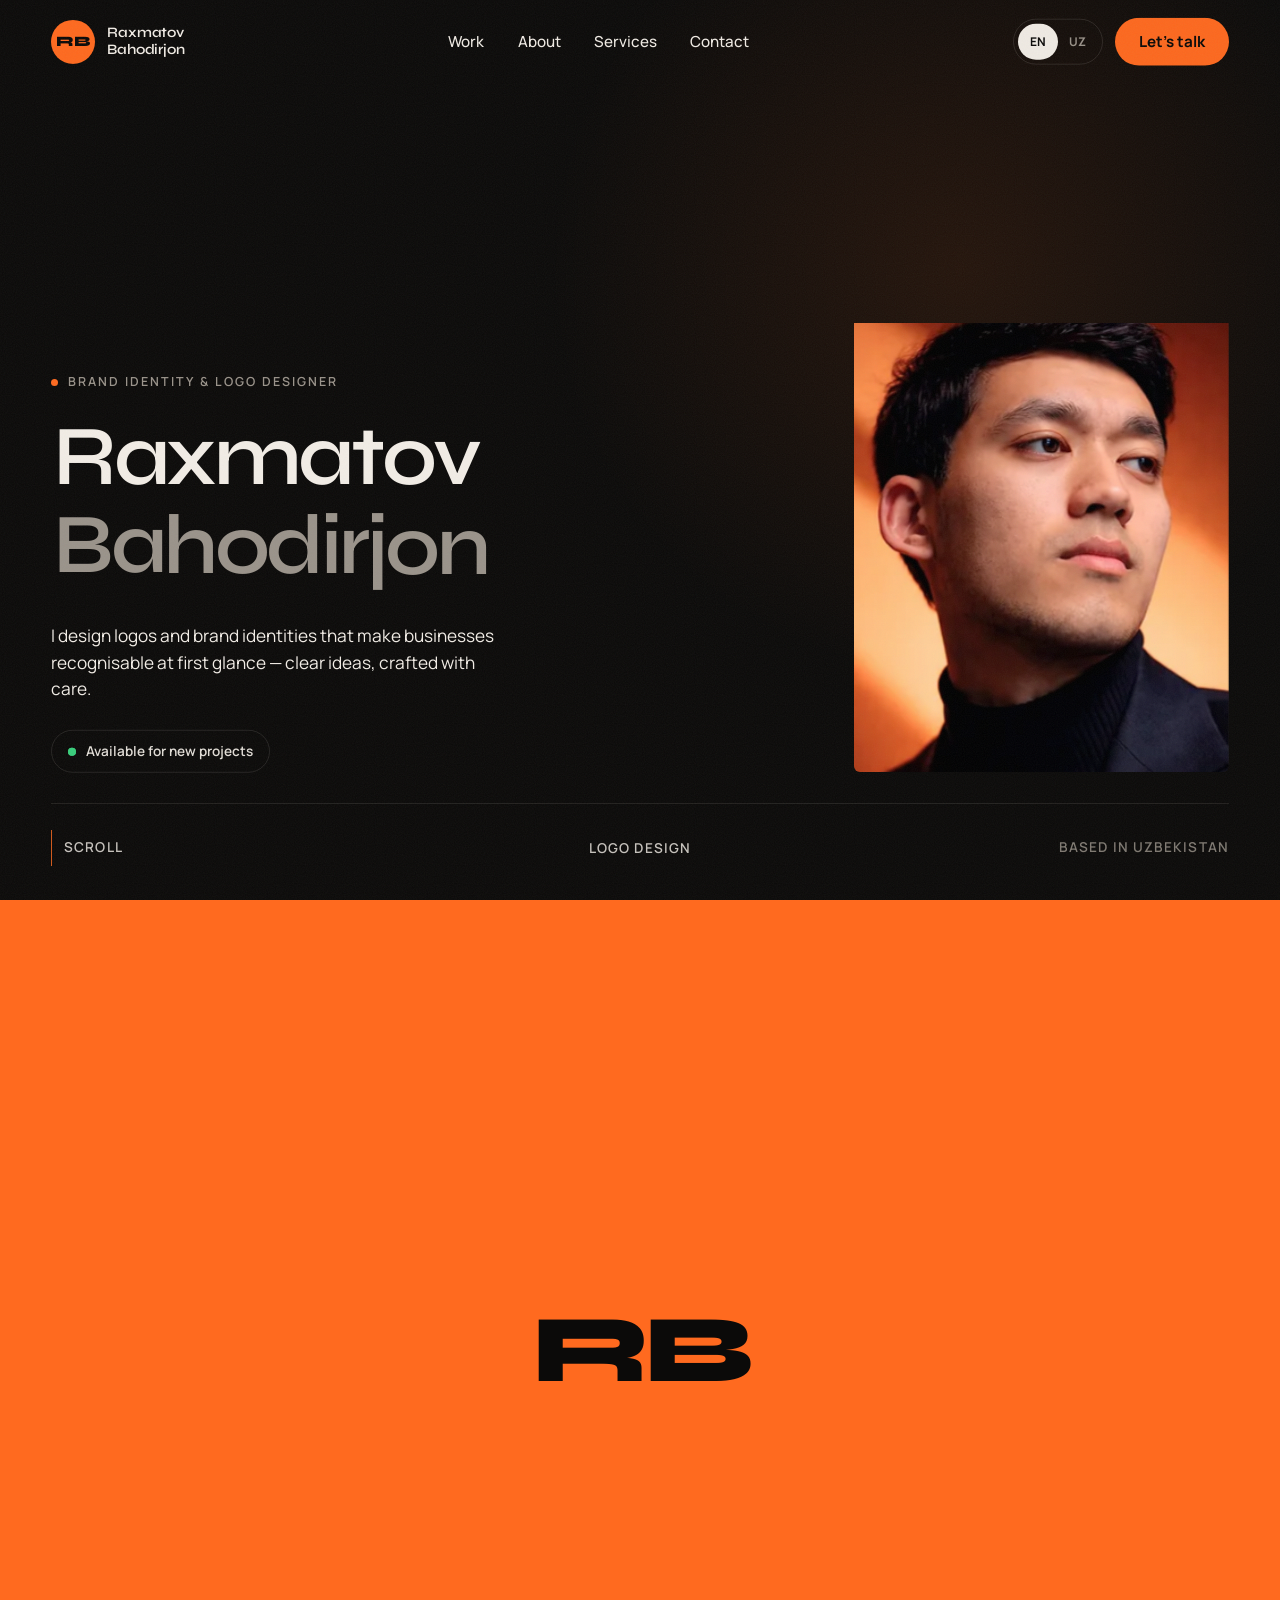
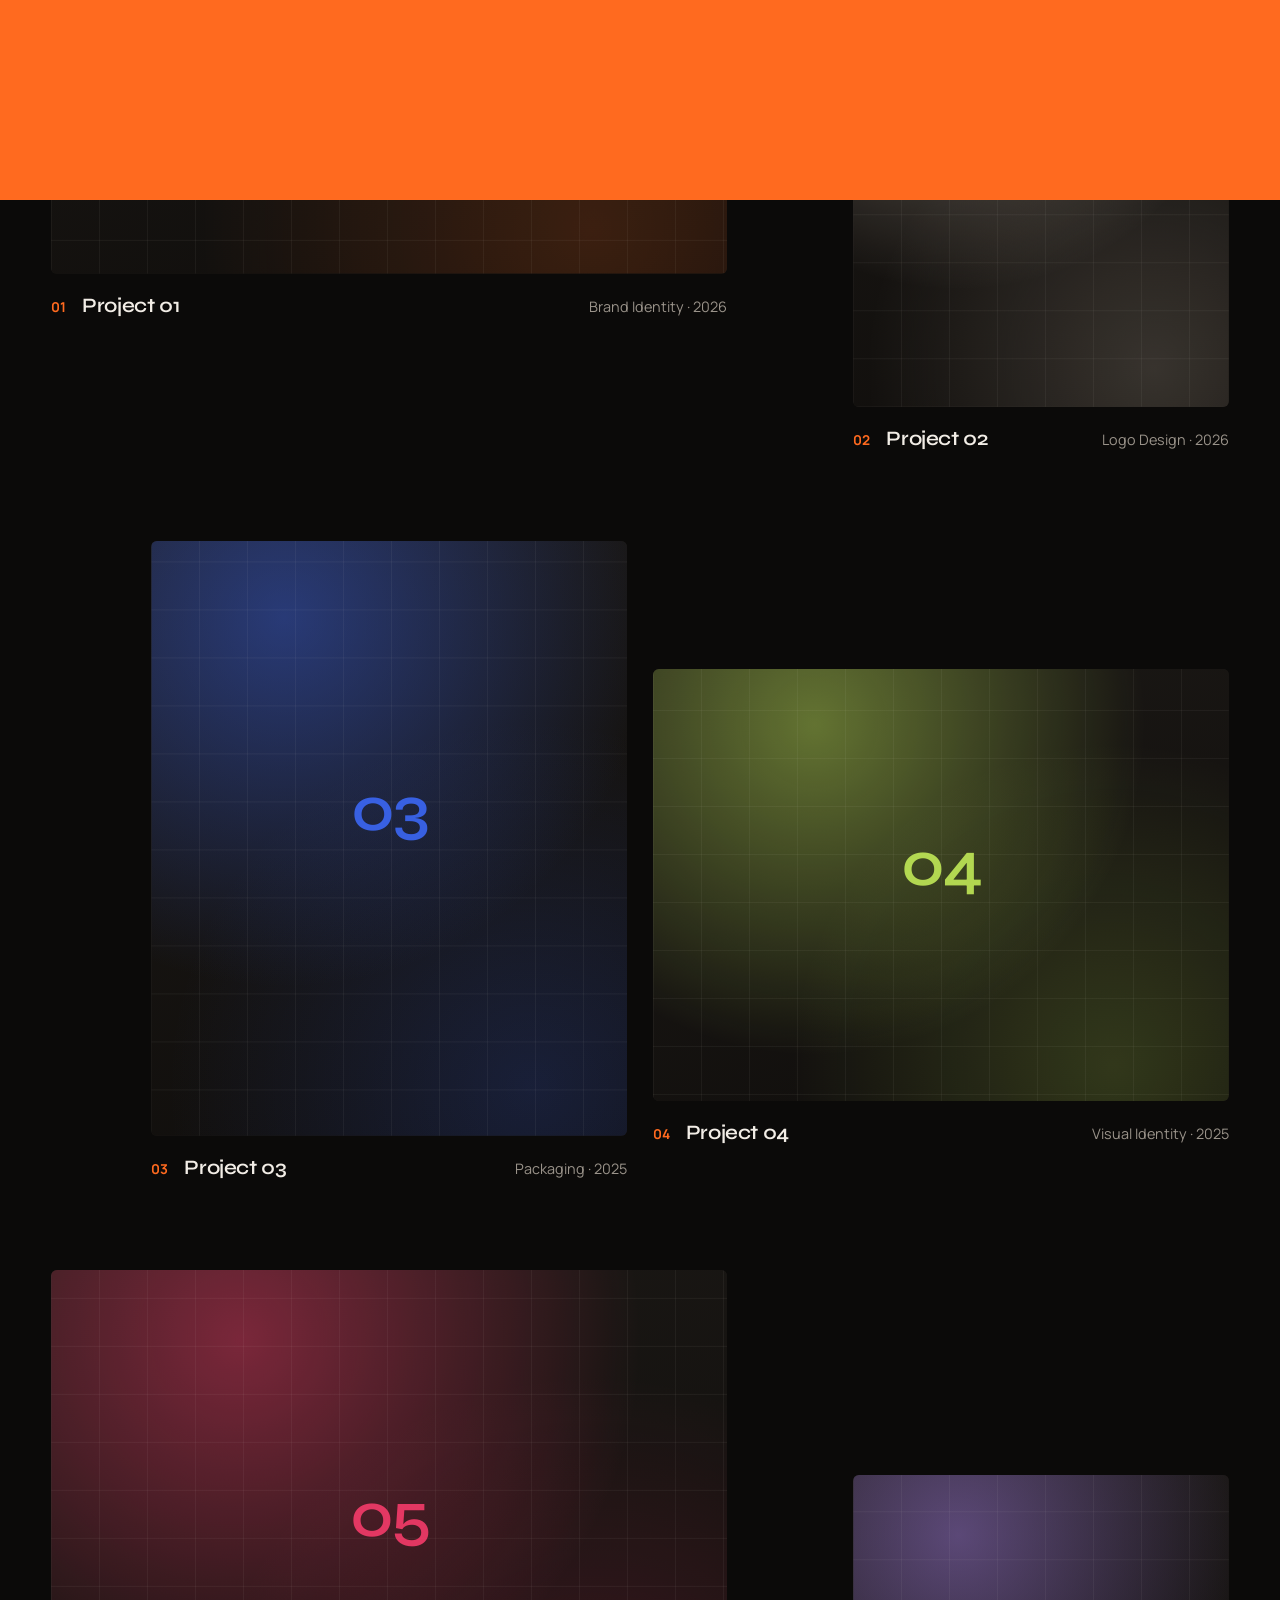
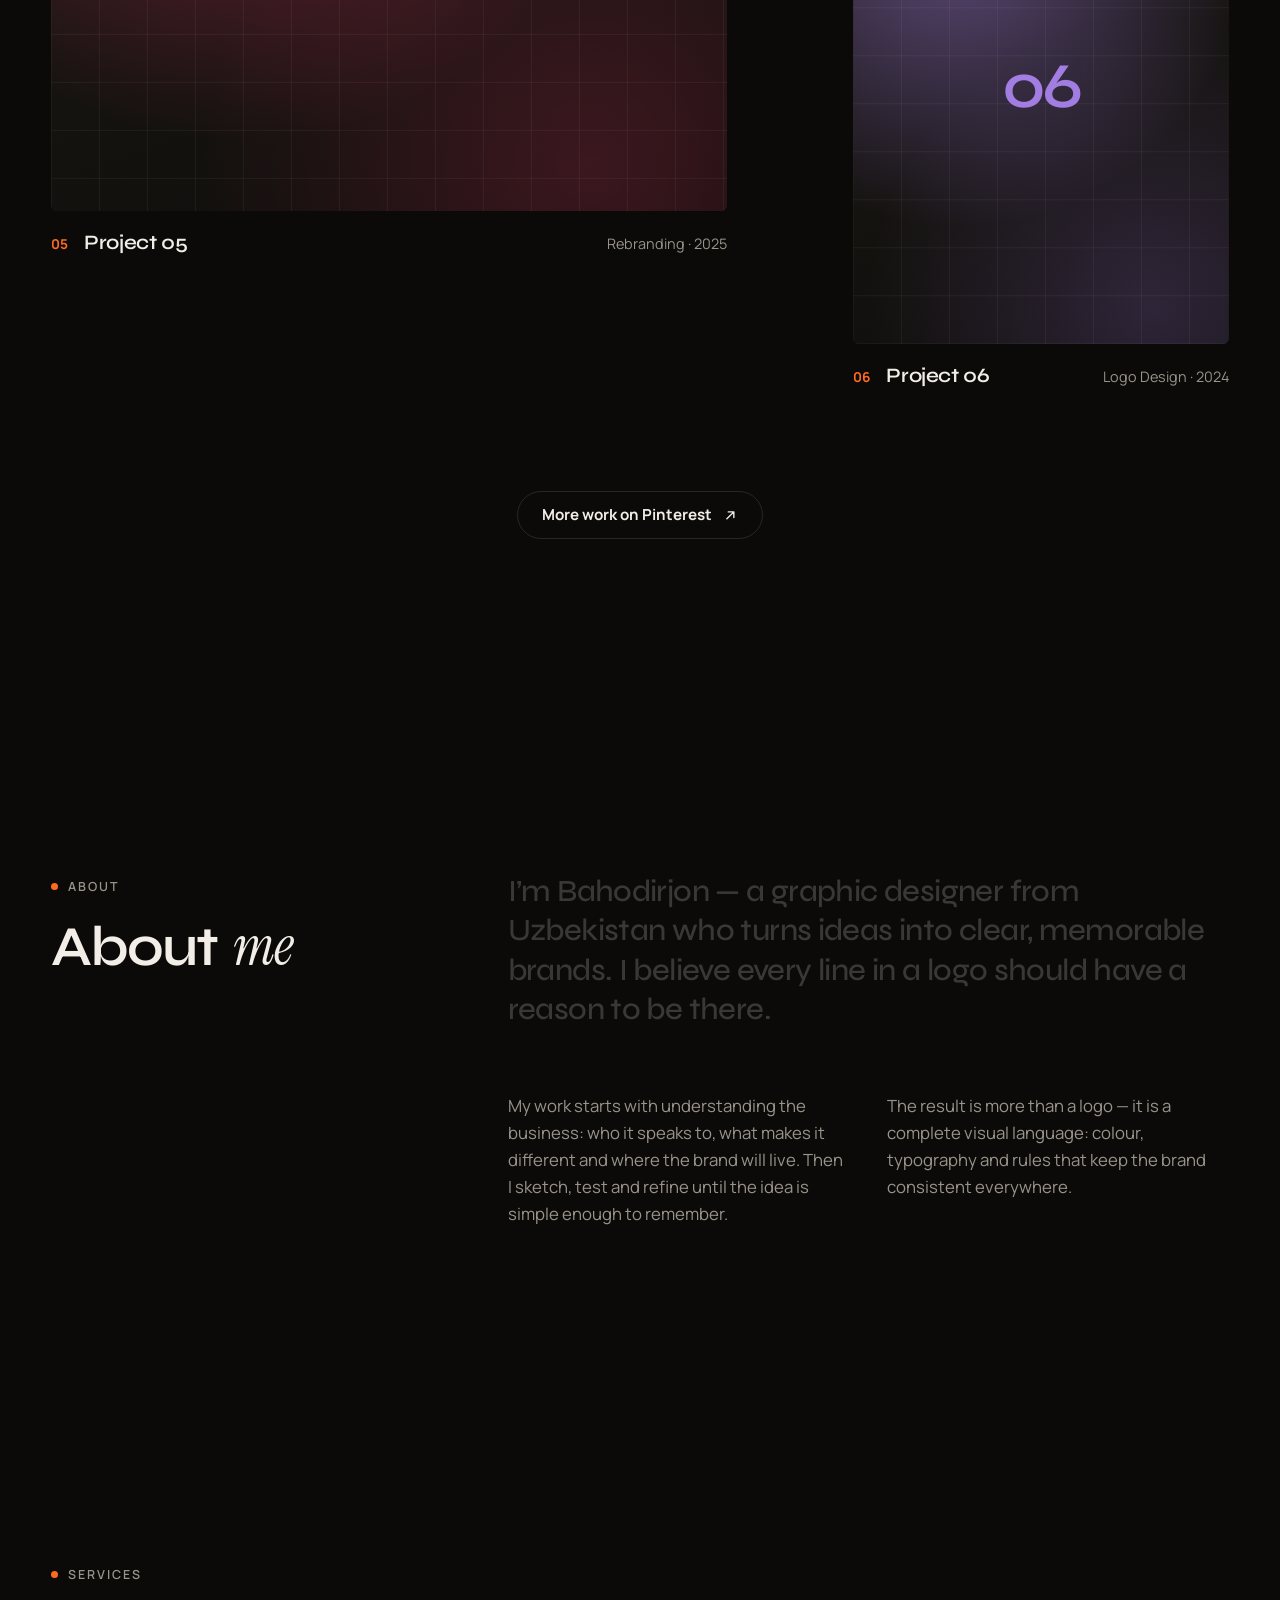
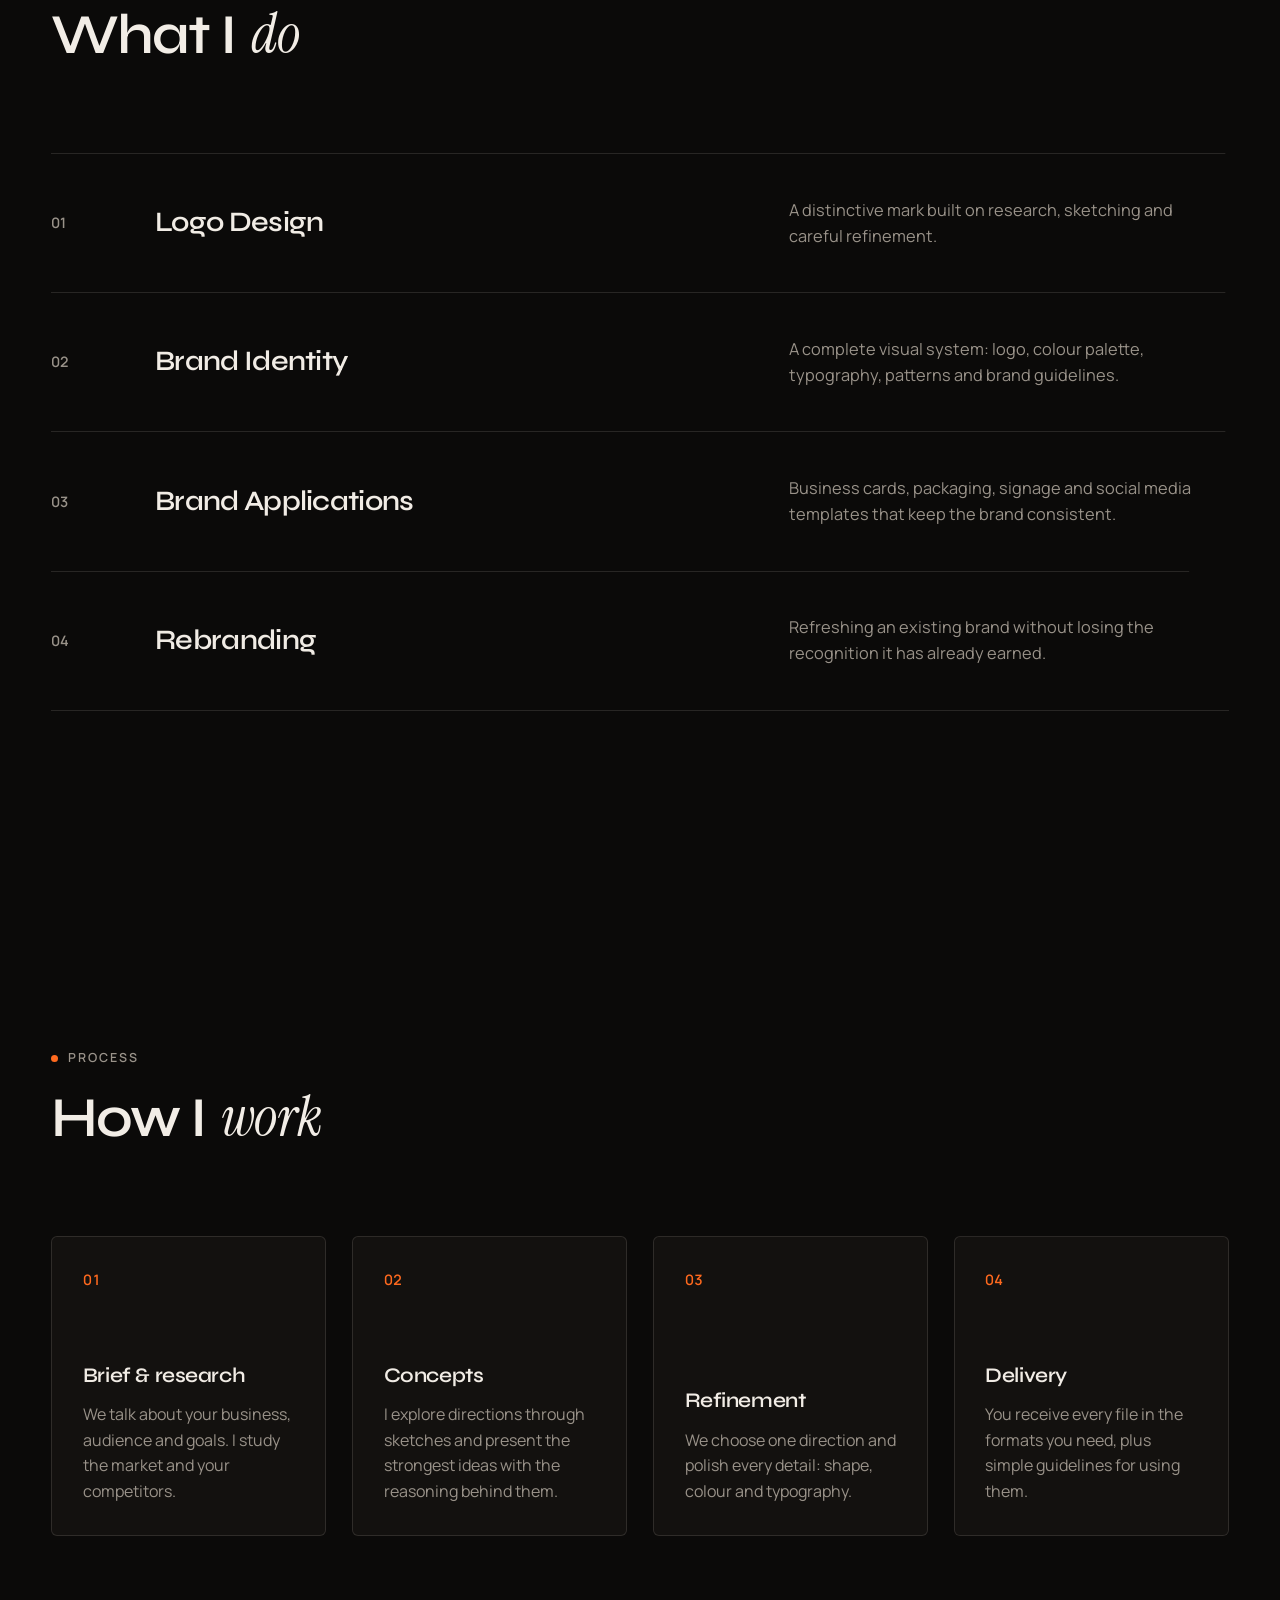
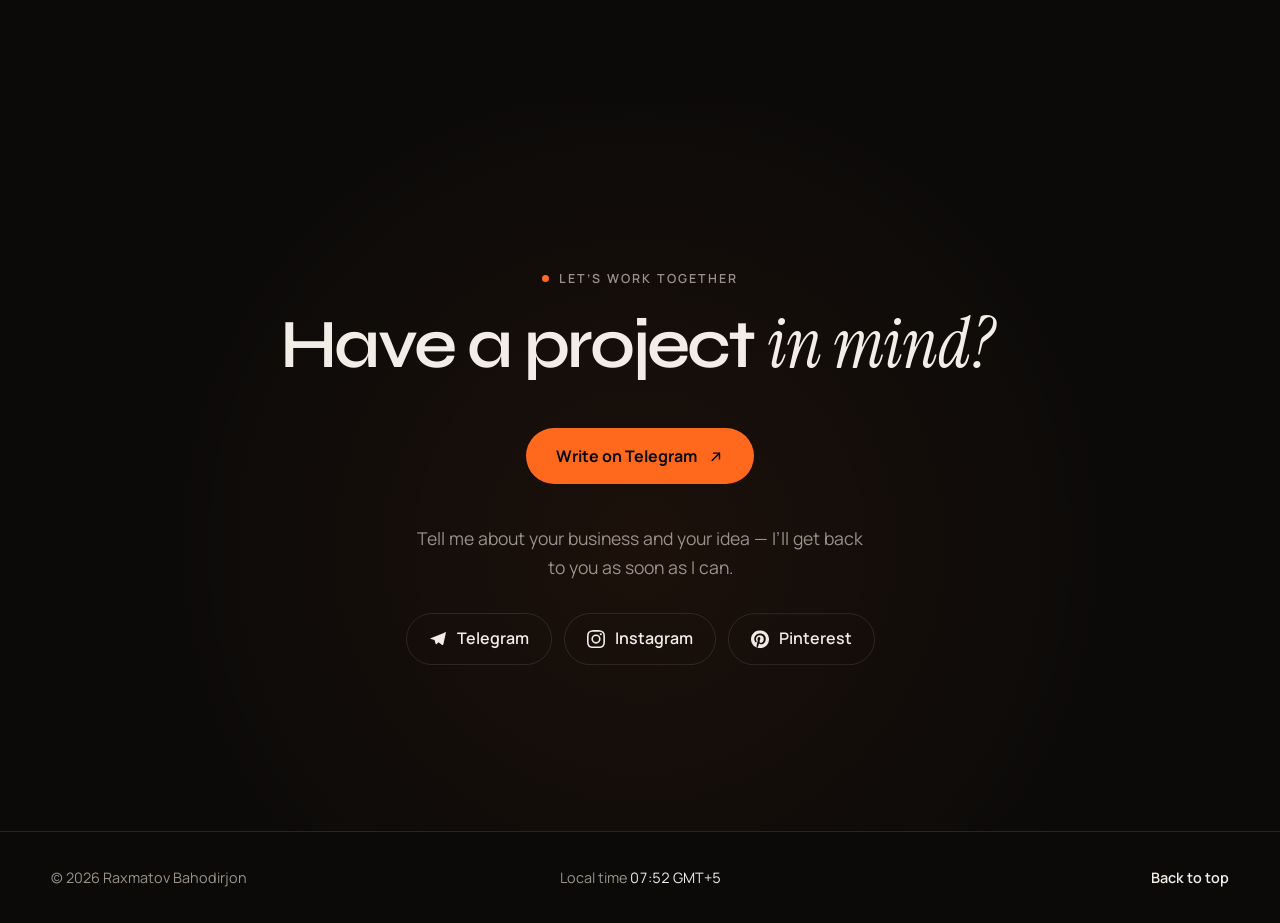
<file: index.html>
<!DOCTYPE html>
<html lang="en" class="no-js" data-page="home">

<head>
    <meta charset="UTF-8">
    <meta name="viewport" content="width=device-width, initial-scale=1, viewport-fit=cover">
    <title>Raxmatov Bahodirjon — Brand Identity &amp; Logo Designer</title>
    <meta name="description" content="Raxmatov Bahodirjon is a graphic designer from Uzbekistan creating logos and brand identities. See selected work and get in touch on Telegram.">
    <meta name="theme-color" content="#0B0A09">
    <meta name="color-scheme" content="dark">

    <meta property="og:type" content="website">
    <meta property="og:title" content="Raxmatov Bahodirjon — Brand Identity &amp; Logo Designer">
    <meta property="og:description" content="Logos and brand identities that make businesses recognisable at first glance.">
    <meta property="og:image" content="assets/img/og.jpg">
    <meta property="og:image:width" content="1200">
    <meta property="og:image:height" content="630">
    <meta name="twitter:card" content="summary_large_image">

    <link rel="icon" href="assets/img/favicon.svg" type="image/svg+xml">
    <link rel="apple-touch-icon" href="assets/img/apple-touch-icon.png">

    <script>
        (function (d, w) {
            var r = d.documentElement, s = null, l = null;
            r.classList.remove('no-js');
            r.classList.add('js');
            try { l = localStorage.getItem('br-lang'); } catch (e) { }
            var q = /[?&]lang=(en|uz)\b/.exec(w.location.search);
            if (q) { l = q[1]; try { localStorage.setItem('br-lang', l); } catch (e) { } }
            if (!l) l = (navigator.languages || [navigator.language || '']).some(function (x) { return /^uz/i.test(x); }) ? 'uz' : 'en';
            r.lang = l === 'uz' ? 'uz' : 'en';
            if (w.matchMedia('(prefers-reduced-motion: reduce)').matches) return;
            try { s = w.sessionStorage; } catch (e) { }
            if (s && s.getItem('br-pt')) r.classList.add('pt-enter');
            else if (!s || !s.getItem('br-loaded')) r.classList.add('is-loading');
            w.setTimeout(function () {
                if (!w.__brReady) r.classList.remove('js', 'is-loading', 'pt-enter');
            }, 5000);
        })(document, window);
    </script>

    <link rel="preload" href="assets/fonts/syne-latin.woff2" as="font" type="font/woff2" crossorigin>
    <link rel="preload" href="assets/fonts/manrope-latin.woff2" as="font" type="font/woff2" crossorigin>
    <link rel="preload" as="image" href="assets/img/portrait-512.webp" imagesrcset="assets/img/portrait-384.webp 384w, assets/img/portrait-512.webp 512w" imagesizes="(max-width: 860px) 42vw, 26vw" type="image/webp">
    <link rel="stylesheet" href="assets/vendor/lenis.css">
    <link rel="stylesheet" href="assets/css/style.css">

    <script type="application/ld+json">
    {
        "@context": "https://schema.org",
        "@type": "Person",
        "name": "Raxmatov Bahodirjon",
        "jobTitle": "Brand Identity & Logo Designer",
        "address": { "@type": "PostalAddress", "addressCountry": "UZ" },
        "sameAs": [
            "https://t.me/bakhodir_designs",
            "https://www.instagram.com/im_rakhmatov",
            "https://www.pinterest.com/bakhodir_designs/"
        ]
    }
    </script>
</head>

<body>
    <a class="skip-link" href="#main" data-i18n="skip">Skip to content</a>

    <div class="preloader" aria-hidden="true">
        <div class="preloader-mark"><span>R</span><span>B</span></div>
        <div class="preloader-meta">
            <span>Raxmatov Bahodirjon</span>
            <span>Portfolio ©2026</span>
        </div>
        <div class="preloader-count"><span data-loader-count>0</span></div>
        <div class="preloader-bar"></div>
    </div>

    <div class="page-transition" aria-hidden="true"><span class="page-transition-mark">RB</span></div>
    <div class="cursor" aria-hidden="true"><span></span></div>

    <header class="site-header" data-intro>
        <a class="brand" href="#top" aria-label="Raxmatov Bahodirjon — home" data-i18n-attr="aria-label:a11y.home">
            <span class="brand-mark">RB</span>
            <span class="brand-name">Raxmatov<br>Bahodirjon</span>
        </a>

        <nav class="nav" aria-label="Main" data-i18n-attr="aria-label:a11y.mainNav">
            <a href="#work" data-i18n="nav.work">Work</a>
            <a href="#about" data-i18n="nav.about">About</a>
            <a href="#services" data-i18n="nav.services">Services</a>
            <a href="#contact" data-i18n="nav.contact">Contact</a>
        </nav>

        <div class="header-actions">
            <div class="lang-switch" role="group" aria-label="Language" data-i18n-attr="aria-label:lang.label">
                <button type="button" data-lang="en" aria-pressed="true">EN</button>
                <button type="button" data-lang="uz" aria-pressed="false">UZ</button>
            </div>
            <a class="btn btn-accent header-cta" href="https://t.me/bakhodir_designs" data-link="telegram" target="_blank" rel="noopener" data-magnetic>
                <span data-i18n="header.cta">Let’s talk</span>
            </a>
            <button class="menu-btn" type="button" aria-expanded="false" aria-controls="mobile-menu">
                <span class="menu-btn-label" data-i18n="menu.open">Menu</span>
                <span class="menu-btn-icon" aria-hidden="true"><i></i><i></i></span>
            </button>
        </div>
    </header>

    <div class="mobile-menu" id="mobile-menu" data-lenis-prevent>
        <nav aria-label="Mobile" data-i18n-attr="aria-label:a11y.mobileNav">
            <a href="#work"><small>01</small><span data-i18n="nav.work">Work</span></a>
            <a href="#about"><small>02</small><span data-i18n="nav.about">About</span></a>
            <a href="#services"><small>03</small><span data-i18n="nav.services">Services</span></a>
            <a href="#contact"><small>04</small><span data-i18n="nav.contact">Contact</span></a>
        </nav>
        <div class="mobile-menu-foot">
            <a class="btn btn-accent mobile-menu-cta" href="https://t.me/bakhodir_designs" data-link="telegram" target="_blank" rel="noopener">
                <span data-i18n="contact.cta">Write on Telegram</span>
                <svg class="icon-arrow" viewBox="0 0 24 24" aria-hidden="true"><path d="M7 17 17 7M9 7h8v8" /></svg>
            </a>
            <div class="mobile-menu-social">
                <a href="https://t.me/bakhodir_designs" data-link="telegram" target="_blank" rel="noopener">Telegram</a>
                <a href="https://www.instagram.com/im_rakhmatov" data-link="instagram" target="_blank" rel="noopener">Instagram</a>
                <a href="https://www.pinterest.com/bakhodir_designs/" data-link="pinterest" target="_blank" rel="noopener">Pinterest</a>
            </div>
        </div>
    </div>

    <main id="main" tabindex="-1">
        <!-- HERO -->
        <section class="hero" id="top" data-intro>
            <div class="container hero-inner">
                <div class="hero-top">
                    <div class="hero-intro">
                        <p class="eyebrow hero-role" data-i18n="hero.role">Brand identity &amp; logo designer</p>
                        <h1 class="hero-name">
                            <span class="line">Raxmatov</span>
                            <span class="line">Bahodirjon</span>
                        </h1>
                        <p class="hero-lead" data-i18n="hero.intro">I design logos and brand identities that make businesses recognisable at first glance — clear ideas, crafted with care.</p>
                        <p class="badge" data-available>
                            <span class="badge-dot" aria-hidden="true"></span>
                            <span data-i18n="hero.available">Available for new projects</span>
                        </p>
                    </div>
                    <figure class="hero-portrait">
                        <img src="assets/img/portrait-512.webp"
                            srcset="assets/img/portrait-384.webp 384w, assets/img/portrait-512.webp 512w"
                            sizes="(max-width: 860px) 42vw, 26vw" width="512" height="640"
                            alt="Portrait of Raxmatov Bahodirjon" data-i18n-attr="alt:hero.portraitAlt" fetchpriority="high">
                    </figure>
                </div>

                <div class="hero-bottom">
                    <a class="scroll-cue" href="#work">
                        <span class="scroll-cue-line" aria-hidden="true"></span>
                        <span data-i18n="hero.scroll">Scroll</span>
                    </a>
                    <ul class="roles" aria-label="Disciplines" data-i18n-attr="aria-label:a11y.roles" data-roles>
                        <li>Logo Design</li>
                        <li>Brand Identity</li>
                        <li>Visual Systems</li>
                        <li>Typography</li>
                    </ul>
                    <p class="hero-location" data-i18n="hero.based">Based in Uzbekistan</p>
                </div>
            </div>
        </section>

        <!-- MARQUEE -->
        <div class="marquee" aria-hidden="true">
            <div class="marquee-track" data-marquee></div>
        </div>

        <!-- WORK -->
        <section class="section work" id="work">
            <div class="container">
                <div class="section-head">
                    <div>
                        <p class="eyebrow" data-i18n="work.eyebrow">Portfolio</p>
                        <h2 class="section-title" data-split data-i18n-html="work.title">Selected <em>work</em></h2>
                    </div>
                    <div class="section-head-side">
                        <span class="work-count" data-works-count>06</span>
                        <p class="section-lead" data-fade data-i18n="work.lead">A selection of logos and identity systems — each one built around a clear idea.</p>
                    </div>
                </div>

                <div class="works-grid" data-works></div>
                <div class="works-progress" aria-hidden="true"><span class="works-progress-bar" data-works-progress></span></div>

                <div class="work-more" data-fade>
                    <a class="btn btn-outline" href="https://www.pinterest.com/bakhodir_designs/" data-link="pinterest" target="_blank" rel="noopener" data-magnetic>
                        <span data-i18n="work.more">More work on Pinterest</span>
                        <svg class="icon-arrow" viewBox="0 0 24 24" aria-hidden="true"><path d="M7 17 17 7M9 7h8v8" /></svg>
                    </a>
                </div>
            </div>
        </section>

        <!-- ABOUT -->
        <section class="section about" id="about">
            <div class="container">
                <div class="about-grid">
                    <div class="about-side">
                        <p class="eyebrow" data-i18n="about.eyebrow">About</p>
                        <h2 class="section-title" data-split data-i18n-html="about.title">About <em>me</em></h2>
                    </div>
                    <div class="about-main">
                        <p class="about-statement" data-scrub-words data-i18n="about.statement">I’m Bahodirjon — a graphic designer from Uzbekistan who turns ideas into clear, memorable brands. I believe every line in a logo should have a reason to be there.</p>
                        <div class="about-text">
                            <p data-fade data-i18n="about.text1">My work starts with understanding the business: who it speaks to, what makes it different and where the brand will live. Then I sketch, test and refine until the idea is simple enough to remember.</p>
                            <p data-fade data-i18n="about.text2">The result is more than a logo — it is a complete visual language: colour, typography and rules that keep the brand consistent everywhere.</p>
                        </div>
                        <dl class="stats" data-stats hidden></dl>
                    </div>
                </div>
            </div>
        </section>

        <!-- SERVICES -->
        <section class="section services" id="services">
            <div class="container">
                <div class="section-head">
                    <div>
                        <p class="eyebrow" data-i18n="services.eyebrow">Services</p>
                        <h2 class="section-title" data-split data-i18n-html="services.title">What I <em>do</em></h2>
                    </div>
                </div>

                <ol class="services-list">
                    <li class="service">
                        <span class="service-line" aria-hidden="true"></span>
                        <span class="service-num">01</span>
                        <h3 class="service-title" data-i18n="services.1.title">Logo Design</h3>
                        <p class="service-text" data-i18n="services.1.text">A distinctive mark built on research, sketching and careful refinement.</p>
                    </li>
                    <li class="service">
                        <span class="service-line" aria-hidden="true"></span>
                        <span class="service-num">02</span>
                        <h3 class="service-title" data-i18n="services.2.title">Brand Identity</h3>
                        <p class="service-text" data-i18n="services.2.text">A complete visual system: logo, colour palette, typography, patterns and brand guidelines.</p>
                    </li>
                    <li class="service">
                        <span class="service-line" aria-hidden="true"></span>
                        <span class="service-num">03</span>
                        <h3 class="service-title" data-i18n="services.3.title">Brand Applications</h3>
                        <p class="service-text" data-i18n="services.3.text">Business cards, packaging, signage and social media templates that keep the brand consistent.</p>
                    </li>
                    <li class="service">
                        <span class="service-line" aria-hidden="true"></span>
                        <span class="service-num">04</span>
                        <h3 class="service-title" data-i18n="services.4.title">Rebranding</h3>
                        <p class="service-text" data-i18n="services.4.text">Refreshing an existing brand without losing the recognition it has already earned.</p>
                    </li>
                </ol>
            </div>
        </section>

        <!-- PROCESS -->
        <section class="section process" id="process">
            <div class="container">
                <div class="section-head">
                    <div>
                        <p class="eyebrow" data-i18n="process.eyebrow">Process</p>
                        <h2 class="section-title" data-split data-i18n-html="process.title">How I <em>work</em></h2>
                    </div>
                </div>

                <ol class="process-grid" data-stagger>
                    <li class="step">
                        <span class="step-num">01</span>
                        <h3 class="step-title" data-i18n="process.1.title">Brief &amp; research</h3>
                        <p class="step-text" data-i18n="process.1.text">We talk about your business, audience and goals. I study the market and your competitors.</p>
                    </li>
                    <li class="step">
                        <span class="step-num">02</span>
                        <h3 class="step-title" data-i18n="process.2.title">Concepts</h3>
                        <p class="step-text" data-i18n="process.2.text">I explore directions through sketches and present the strongest ideas with the reasoning behind them.</p>
                    </li>
                    <li class="step">
                        <span class="step-num">03</span>
                        <h3 class="step-title" data-i18n="process.3.title">Refinement</h3>
                        <p class="step-text" data-i18n="process.3.text">We choose one direction and polish every detail: shape, colour and typography.</p>
                    </li>
                    <li class="step">
                        <span class="step-num">04</span>
                        <h3 class="step-title" data-i18n="process.4.title">Delivery</h3>
                        <p class="step-text" data-i18n="process.4.text">You receive every file in the formats you need, plus simple guidelines for using them.</p>
                    </li>
                </ol>
            </div>
        </section>

        <!-- CONTACT -->
        <section class="section contact" id="contact">
            <div class="container contact-inner">
                <p class="eyebrow eyebrow-center" data-i18n="contact.eyebrow">Let’s work together</p>
                <h2 class="contact-title" data-split data-i18n-html="contact.title">Have a project <em>in mind?</em></h2>
                <a class="contact-cta" href="https://t.me/bakhodir_designs" data-link="telegram" target="_blank" rel="noopener" data-magnetic="0.4">
                    <span data-i18n="contact.cta">Write on Telegram</span>
                    <svg class="icon-arrow" viewBox="0 0 24 24" aria-hidden="true"><path d="M7 17 17 7M9 7h8v8" /></svg>
                </a>
                <p class="contact-text" data-fade data-i18n="contact.text">Tell me about your business and your idea — I’ll get back to you as soon as I can.</p>
                <ul class="socials" data-stagger>
                    <li>
                        <a class="social" href="https://t.me/bakhodir_designs" data-link="telegram" target="_blank" rel="noopener" data-magnetic>
                            <svg viewBox="0 0 24 24" aria-hidden="true"><path d="M20.665 3.717l-17.73 6.837c-1.21.486-1.203 1.161-.222 1.462l4.552 1.42 1.589 4.826c.19.524.097.731.654.731.43 0 .621-.197.861-.43l2.308-2.242 4.803 3.548c.883.487 1.517.236 1.737-.812l3.148-14.836c.322-1.29-.489-1.874-1.332-1.493z" /></svg>
                            <span>Telegram</span>
                        </a>
                    </li>
                    <li>
                        <a class="social" href="https://www.instagram.com/im_rakhmatov" data-link="instagram" target="_blank" rel="noopener" data-magnetic>
                            <svg viewBox="0 0 24 24" aria-hidden="true"><path d="M12 2.163c3.204 0 3.584.012 4.85.07 3.252.148 4.771 1.691 4.919 4.919.058 1.265.069 1.645.069 4.849 0 3.205-.012 3.584-.069 4.849-.149 3.225-1.664 4.771-4.919 4.919-1.266.058-1.644.07-4.85.07-3.204 0-3.584-.012-4.849-.07-3.26-.149-4.771-1.699-4.919-4.92-.058-1.265-.07-1.644-.07-4.849 0-3.204.013-3.583.07-4.849.149-3.227 1.664-4.771 4.919-4.919 1.266-.057 1.645-.069 4.849-.069zM12 0C8.741 0 8.333.014 7.053.072 2.695.272.273 2.69.073 7.052.014 8.333 0 8.741 0 12c0 3.259.014 3.668.072 4.948.2 4.358 2.618 6.78 6.98 6.98 1.281.058 1.689.072 4.948.072 3.259 0 3.668-.014 4.948-.072 4.354-.2 6.782-2.618 6.979-6.98.059-1.28.073-1.689.073-4.948 0-3.259-.014-3.667-.072-4.947-.196-4.354-2.617-6.78-6.979-6.98C15.668.014 15.259 0 12 0zm0 5.838a6.162 6.162 0 100 12.324 6.162 6.162 0 000-12.324zM12 16a4 4 0 110-8 4 4 0 010 8zm6.406-11.845a1.44 1.44 0 100 2.881 1.44 1.44 0 000-2.881z" /></svg>
                            <span>Instagram</span>
                        </a>
                    </li>
                    <li>
                        <a class="social" href="https://www.pinterest.com/bakhodir_designs/" data-link="pinterest" target="_blank" rel="noopener" data-magnetic>
                            <svg viewBox="0 0 24 24" aria-hidden="true"><path d="M12.017 0C5.396 0 .029 5.367.029 11.987c0 5.079 3.158 9.417 7.618 11.162-.105-.949-.199-2.403.041-3.439.219-.937 1.406-5.966 1.406-5.966s-.359-.72-.359-1.782c0-1.668.967-2.914 2.171-2.914 1.023 0 1.518.769 1.518 1.69 0 1.029-.655 2.568-.994 3.995-.283 1.194.599 2.169 1.777 2.169 2.133 0 3.772-2.249 3.772-5.495 0-2.873-2.064-4.882-5.012-4.882-3.414 0-5.418 2.561-5.418 5.207 0 1.031.397 2.138.893 2.738.098.119.112.224.083.345l-.333 1.36c-.053.22-.174.267-.402.16-1.499-.698-2.436-2.889-2.436-4.649 0-3.785 2.75-7.258 7.929-7.258 4.161 0 7.394 2.965 7.394 6.93 0 4.135-2.607 7.462-6.223 7.462-1.215 0-2.358-.631-2.75-1.378l-.748 2.853c-.271 1.043-1.002 2.35-1.492 3.146 1.124.347 2.317.535 3.554.535 6.607 0 11.985-5.365 11.985-11.987C24.021 5.367 18.624 0 12.017 0z" /></svg>
                            <span>Pinterest</span>
                        </a>
                    </li>
                </ul>
            </div>
        </section>
    </main>

    <footer class="site-footer">
        <div class="container footer-inner">
            <p>© <span data-year>2026</span> Raxmatov Bahodirjon</p>
            <p class="footer-time"><span data-i18n="footer.time">Local time</span> <span data-clock>--:--</span></p>
            <a class="footer-top" href="#top" data-i18n="footer.top">Back to top</a>
        </div>
    </footer>

    <script src="assets/vendor/gsap.min.js" defer></script>
    <script src="assets/vendor/ScrollTrigger.min.js" defer></script>
    <script src="assets/vendor/SplitText.min.js" defer></script>
    <script src="assets/vendor/CustomEase.min.js" defer></script>
    <script src="assets/vendor/lenis.min.js" defer></script>
    <script src="assets/js/data.js" defer></script>
    <script src="assets/js/i18n.js" defer></script>
    <script src="assets/js/main.js" defer></script>
</body>

</html>
</file>
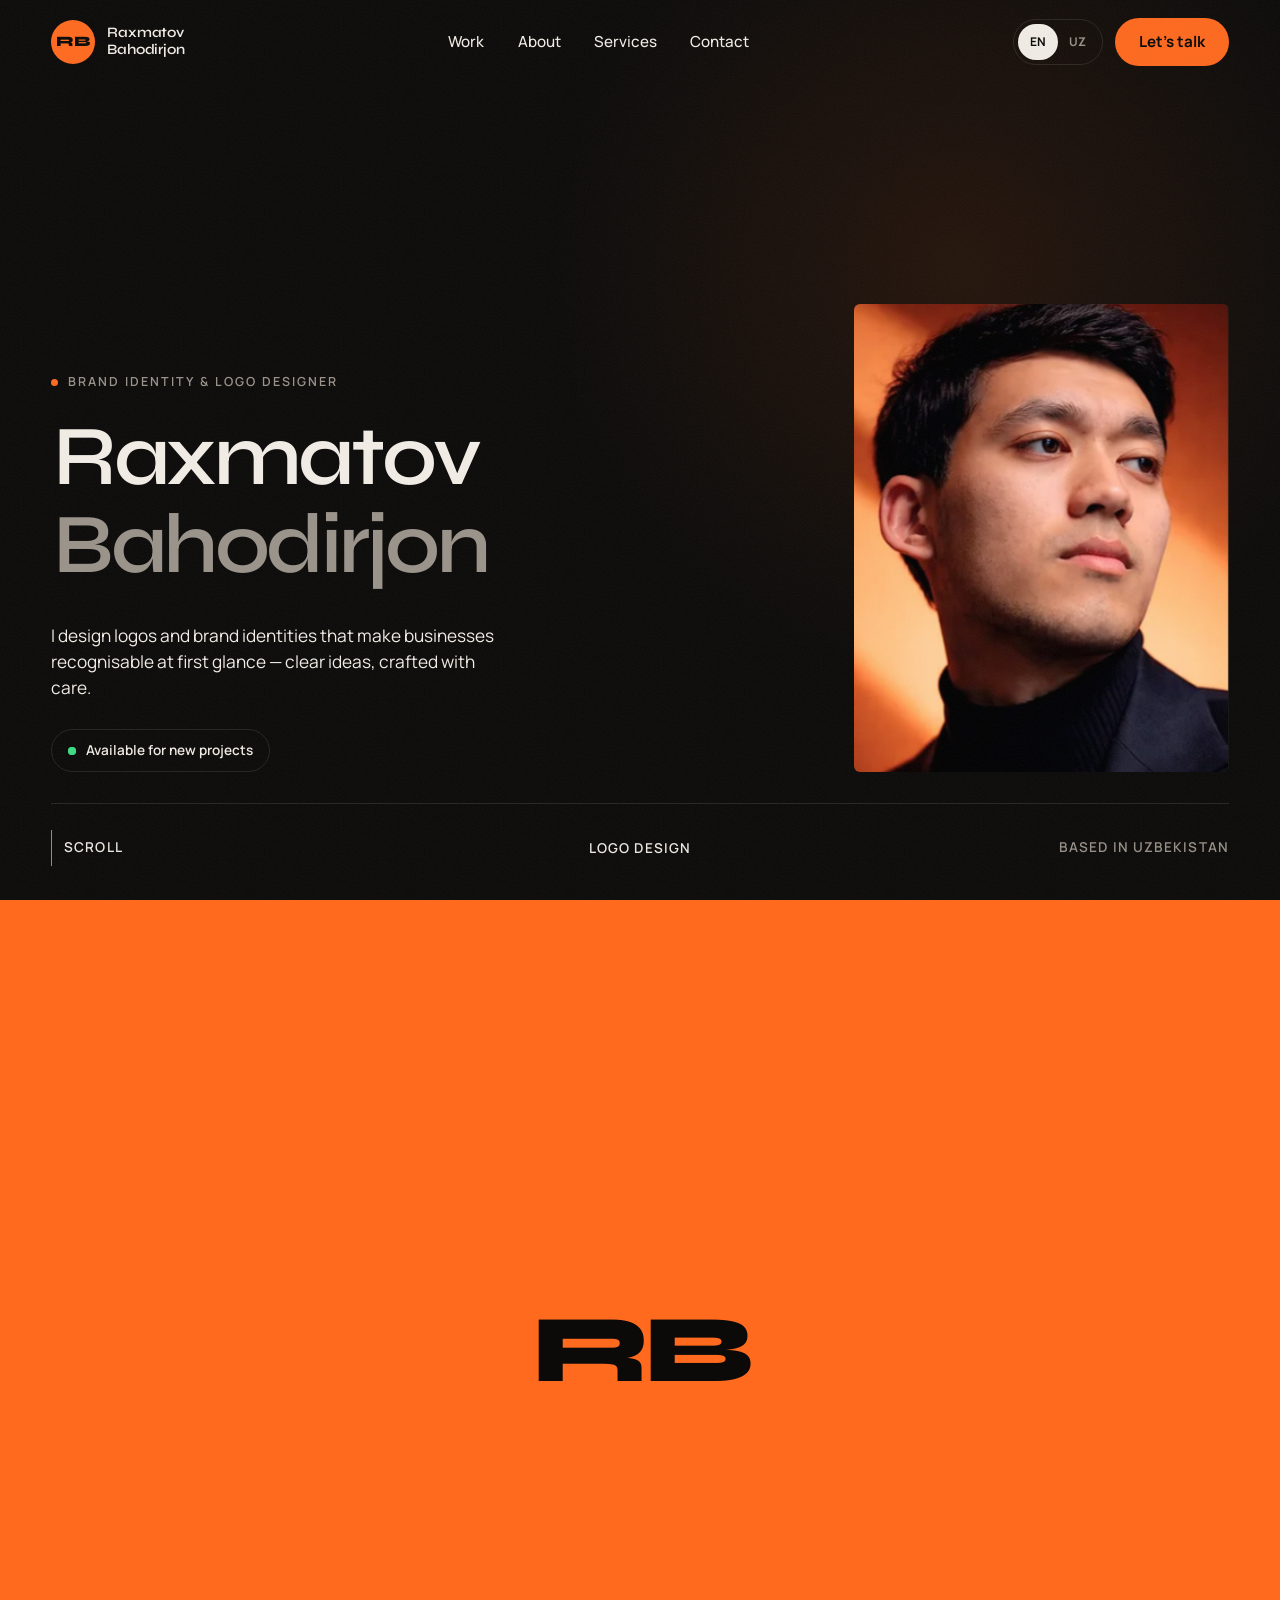
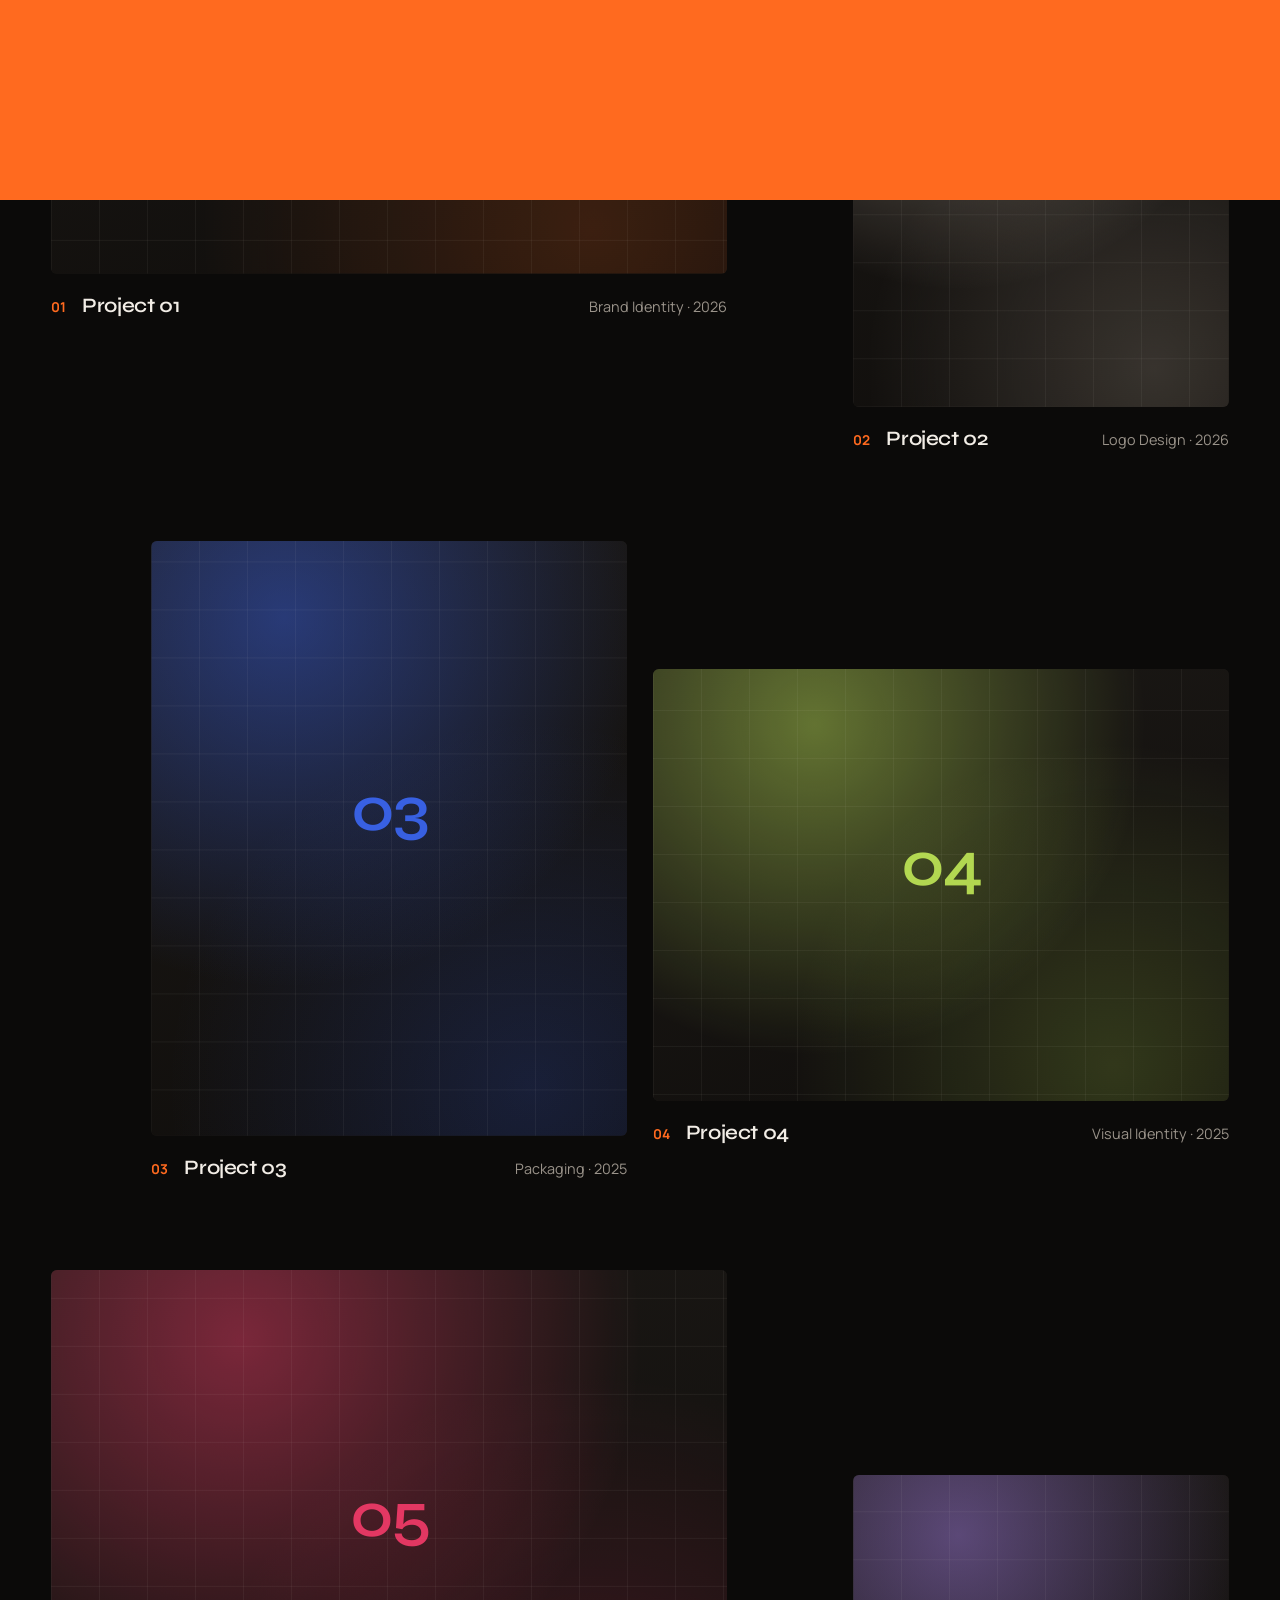
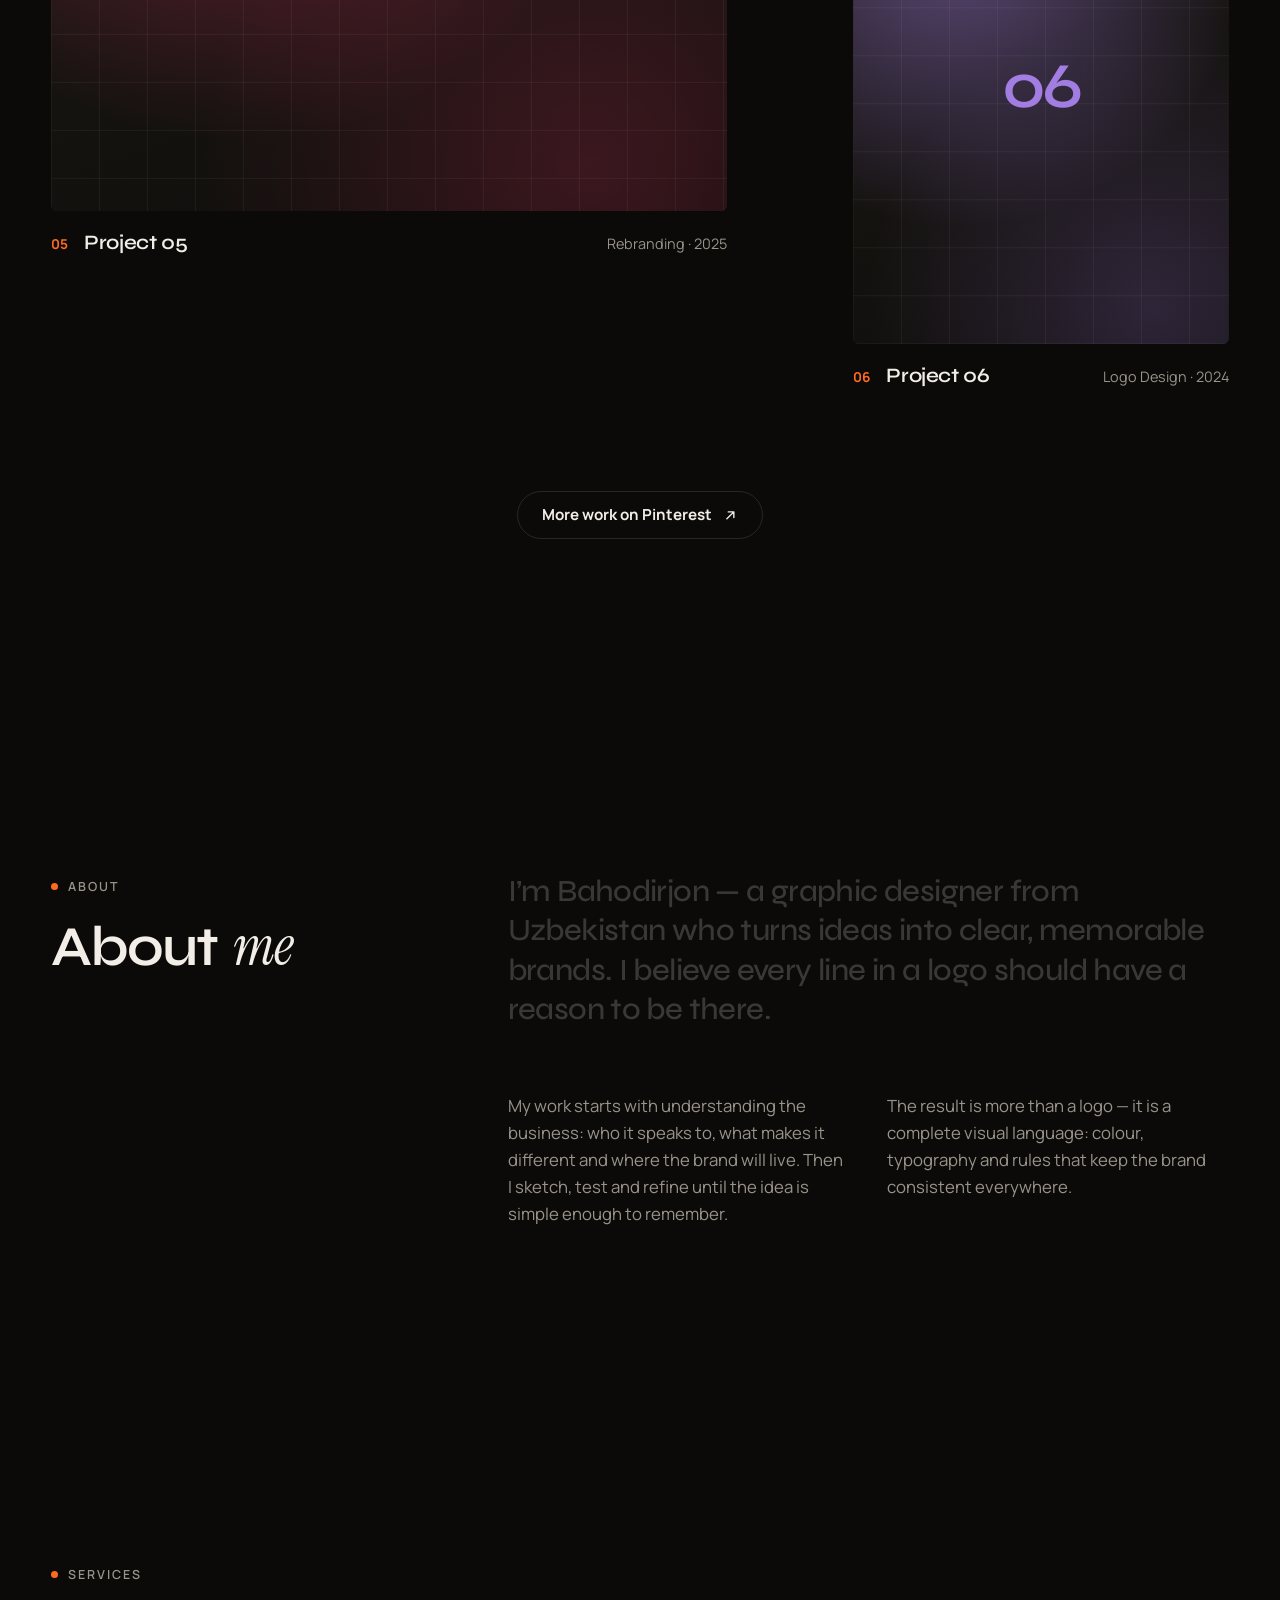
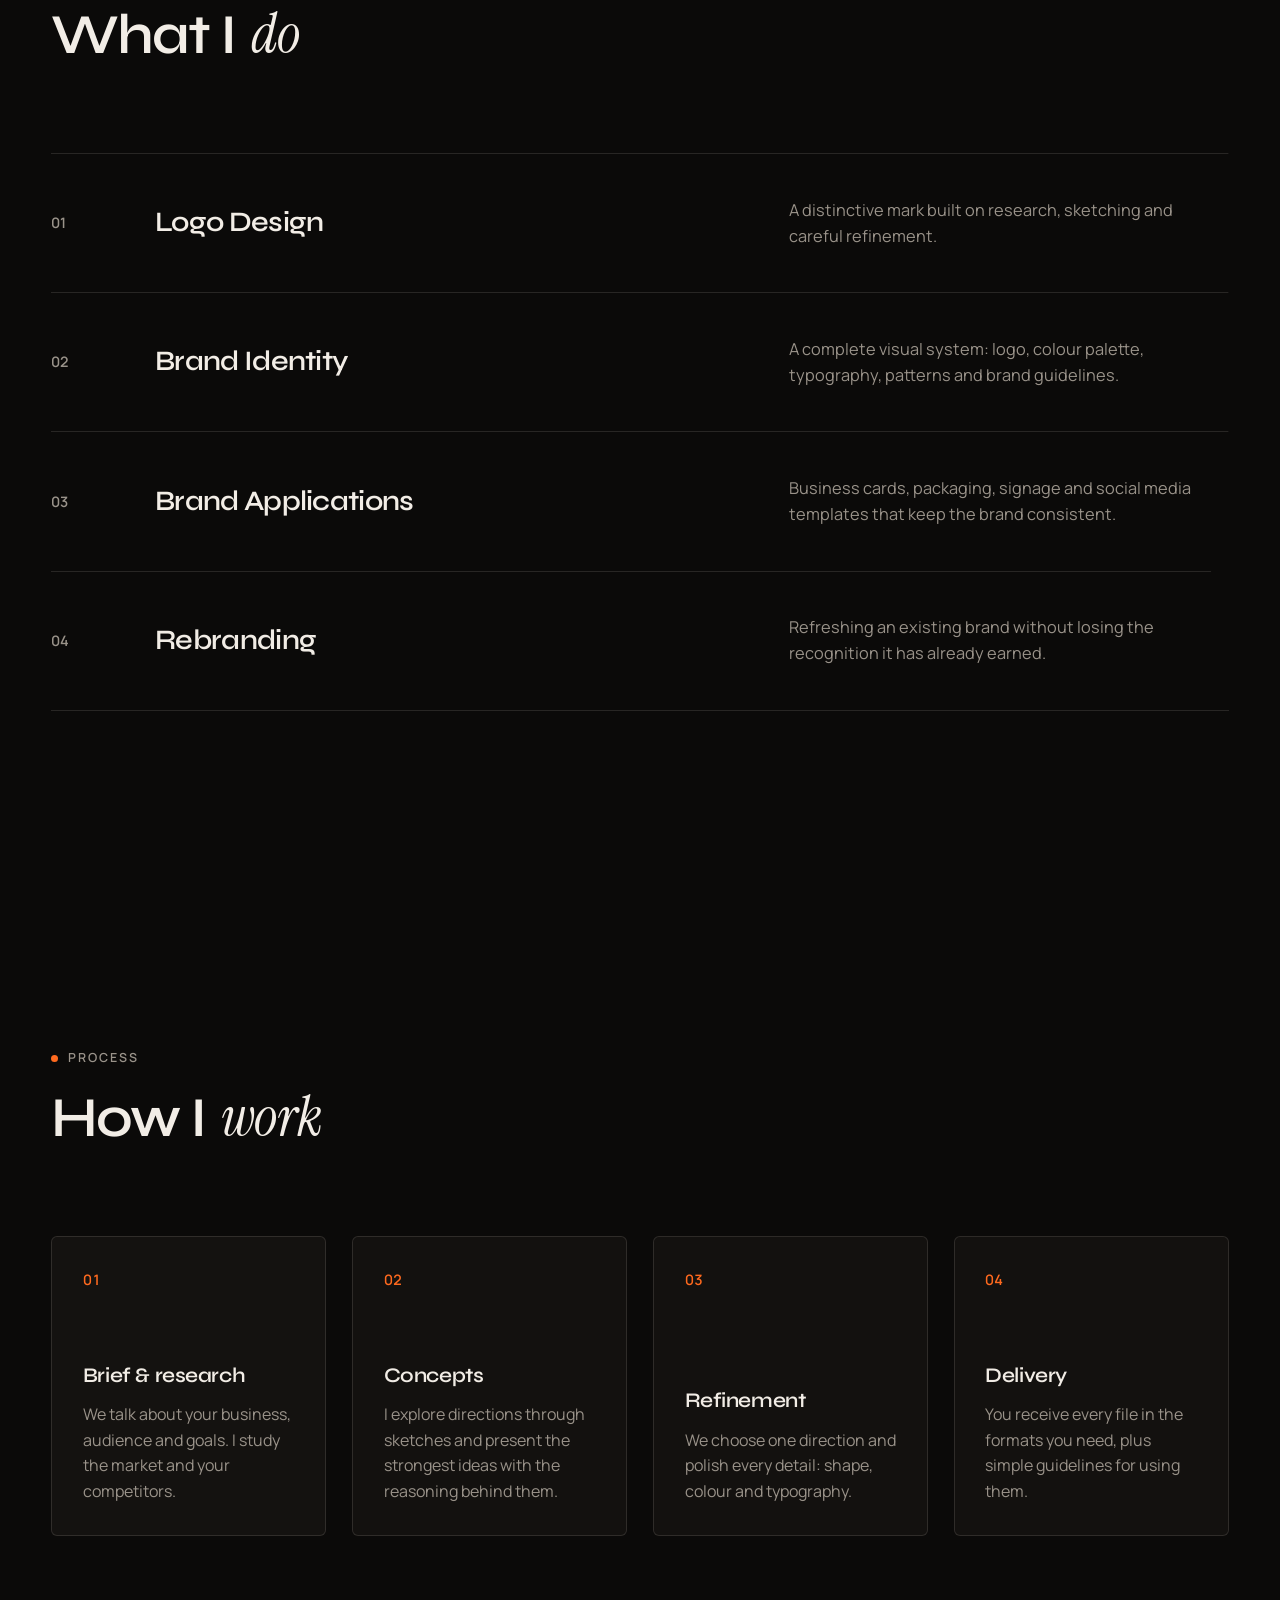
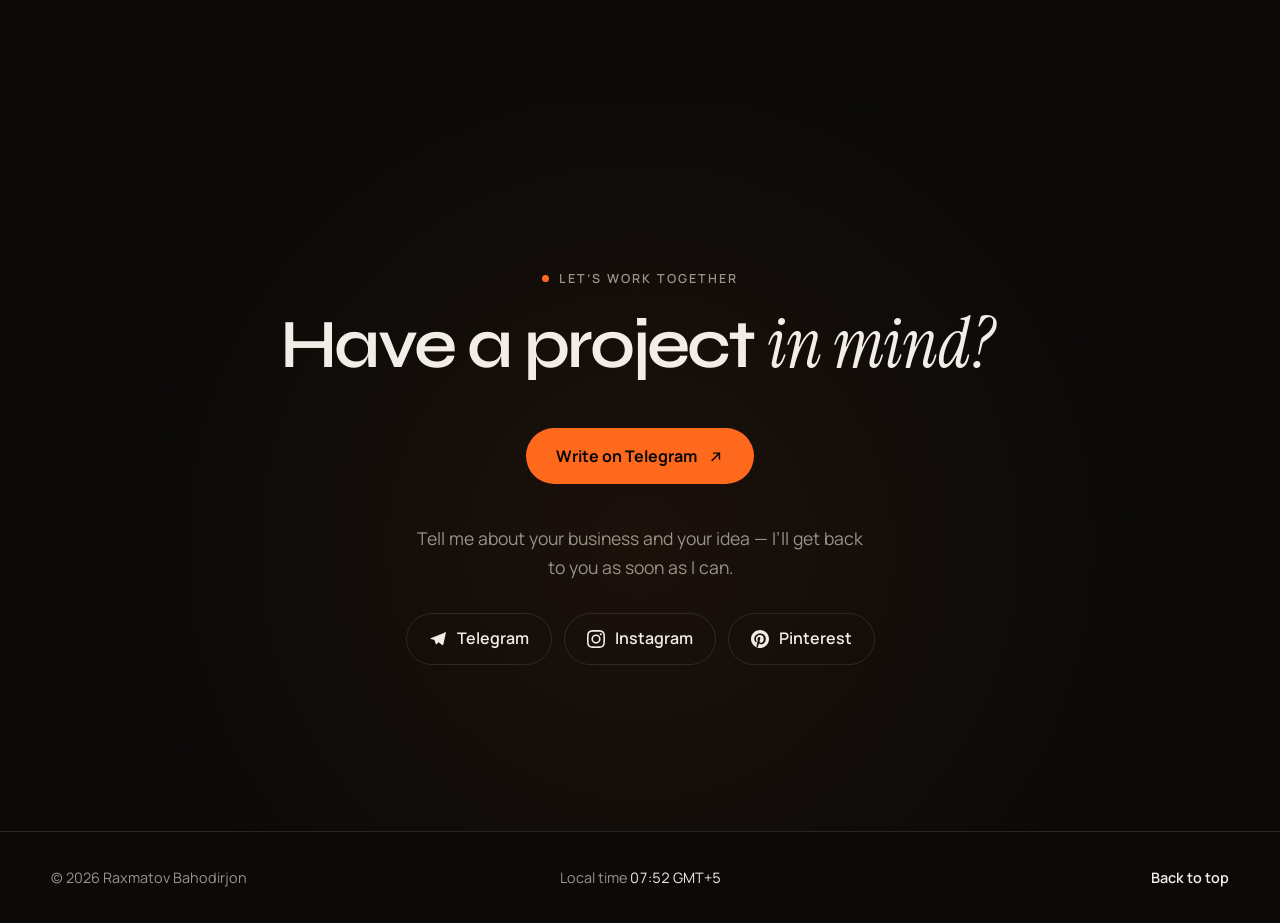
<file: project.html>
<!DOCTYPE html>
<html lang="en" class="no-js" data-page="project">

<head>
    <meta charset="UTF-8">
    <meta name="viewport" content="width=device-width, initial-scale=1, viewport-fit=cover">
    <title>Project — Raxmatov Bahodirjon</title>
    <meta name="description" content="A brand identity case study by Raxmatov Bahodirjon.">
    <meta name="theme-color" content="#0B0A09">
    <meta name="color-scheme" content="dark">

    <meta property="og:type" content="article">
    <meta property="og:title" content="Raxmatov Bahodirjon — Case study">
    <meta property="og:image" content="assets/img/og.jpg">
    <meta name="twitter:card" content="summary_large_image">

    <link rel="icon" href="assets/img/favicon.svg" type="image/svg+xml">
    <link rel="apple-touch-icon" href="assets/img/apple-touch-icon.png">

    <script>
        (function (d, w) {
            var r = d.documentElement, s = null, l = null;
            r.classList.remove('no-js');
            r.classList.add('js');
            try { l = localStorage.getItem('br-lang'); } catch (e) { }
            var q = /[?&]lang=(en|uz)\b/.exec(w.location.search);
            if (q) { l = q[1]; try { localStorage.setItem('br-lang', l); } catch (e) { } }
            if (!l) l = (navigator.languages || [navigator.language || '']).some(function (x) { return /^uz/i.test(x); }) ? 'uz' : 'en';
            r.lang = l === 'uz' ? 'uz' : 'en';
            if (w.matchMedia('(prefers-reduced-motion: reduce)').matches) return;
            try { s = w.sessionStorage; } catch (e) { }
            if (s && s.getItem('br-pt')) r.classList.add('pt-enter');
            w.setTimeout(function () {
                if (!w.__brReady) r.classList.remove('js', 'is-loading', 'pt-enter');
            }, 5000);
        })(document, window);
    </script>

    <link rel="preload" href="assets/fonts/syne-latin.woff2" as="font" type="font/woff2" crossorigin>
    <link rel="preload" href="assets/fonts/manrope-latin.woff2" as="font" type="font/woff2" crossorigin>
    <link rel="stylesheet" href="assets/vendor/lenis.css">
    <link rel="stylesheet" href="assets/css/style.css">
</head>

<body>
    <a class="skip-link" href="#main" data-i18n="skip">Skip to content</a>

    <div class="page-transition" aria-hidden="true"><span class="page-transition-mark">RB</span></div>
    <div class="cursor" aria-hidden="true"><span></span></div>

    <header class="site-header" data-intro>
        <a class="brand" href="index.html" aria-label="Raxmatov Bahodirjon — home" data-i18n-attr="aria-label:a11y.home">
            <span class="brand-mark">RB</span>
            <span class="brand-name">Raxmatov<br>Bahodirjon</span>
        </a>

        <nav class="nav" aria-label="Main" data-i18n-attr="aria-label:a11y.mainNav">
            <a href="index.html#work" data-i18n="nav.work">Work</a>
            <a href="index.html#about" data-i18n="nav.about">About</a>
            <a href="index.html#services" data-i18n="nav.services">Services</a>
            <a href="index.html#contact" data-i18n="nav.contact">Contact</a>
        </nav>

        <div class="header-actions">
            <div class="lang-switch" role="group" aria-label="Language" data-i18n-attr="aria-label:lang.label">
                <button type="button" data-lang="en" aria-pressed="true">EN</button>
                <button type="button" data-lang="uz" aria-pressed="false">UZ</button>
            </div>
            <a class="btn btn-accent header-cta" href="https://t.me/bakhodir_designs" data-link="telegram" target="_blank" rel="noopener" data-magnetic>
                <span data-i18n="header.cta">Let’s talk</span>
            </a>
            <button class="menu-btn" type="button" aria-expanded="false" aria-controls="mobile-menu">
                <span class="menu-btn-label" data-i18n="menu.open">Menu</span>
                <span class="menu-btn-icon" aria-hidden="true"><i></i><i></i></span>
            </button>
        </div>
    </header>

    <div class="mobile-menu" id="mobile-menu" data-lenis-prevent>
        <nav aria-label="Mobile" data-i18n-attr="aria-label:a11y.mobileNav">
            <a href="index.html#work"><small>01</small><span data-i18n="nav.work">Work</span></a>
            <a href="index.html#about"><small>02</small><span data-i18n="nav.about">About</span></a>
            <a href="index.html#services"><small>03</small><span data-i18n="nav.services">Services</span></a>
            <a href="index.html#contact"><small>04</small><span data-i18n="nav.contact">Contact</span></a>
        </nav>
        <div class="mobile-menu-foot">
            <a class="btn btn-accent mobile-menu-cta" href="https://t.me/bakhodir_designs" data-link="telegram" target="_blank" rel="noopener">
                <span data-i18n="contact.cta">Write on Telegram</span>
                <svg class="icon-arrow" viewBox="0 0 24 24" aria-hidden="true"><path d="M7 17 17 7M9 7h8v8" /></svg>
            </a>
            <div class="mobile-menu-social">
                <a href="https://t.me/bakhodir_designs" data-link="telegram" target="_blank" rel="noopener">Telegram</a>
                <a href="https://www.instagram.com/im_rakhmatov" data-link="instagram" target="_blank" rel="noopener">Instagram</a>
                <a href="https://www.pinterest.com/bakhodir_designs/" data-link="pinterest" target="_blank" rel="noopener">Pinterest</a>
            </div>
        </div>
    </div>

    <main id="main" tabindex="-1">
        <article>
            <section class="p-hero" data-intro>
                <div class="container">
                    <a class="p-back" href="index.html#work">
                        <svg class="icon-arrow" viewBox="0 0 24 24" aria-hidden="true"><path d="M7 17 17 7M9 7h8v8" /></svg>
                        <span data-i18n="project.back">All work</span>
                    </a>
                    <p class="eyebrow" data-p="category">Brand Identity</p>
                    <h1 class="p-title" data-p="title">Project</h1>

                    <div class="p-intro">
                        <p class="p-summary" data-p="summary"></p>
                        <dl class="p-meta">
                            <div>
                                <dt data-i18n="project.client">Client</dt>
                                <dd data-p="client">—</dd>
                            </div>
                            <div>
                                <dt data-i18n="project.year">Year</dt>
                                <dd data-p="year">—</dd>
                            </div>
                            <div>
                                <dt data-i18n="project.role">Role</dt>
                                <dd data-p="role">—</dd>
                            </div>
                            <div>
                                <dt data-i18n="project.services">Services</dt>
                                <dd data-p="services">—</dd>
                            </div>
                        </dl>
                    </div>
                </div>
            </section>

            <div class="container">
                <figure class="p-cover" data-p="cover" data-intro></figure>

                <section class="p-text">
                    <h2 data-split data-i18n="project.challenge">The challenge</h2>
                    <p data-fade data-p="challenge"></p>
                </section>

                <section class="p-text">
                    <h2 data-split data-i18n="project.solution">The solution</h2>
                    <p data-fade data-p="solution"></p>
                </section>

                <div class="p-gallery" data-p="gallery"></div>
            </div>

            <nav class="p-next" aria-label="Next project" data-i18n-attr="aria-label:a11y.nextNav">
                <div class="container">
                    <a class="p-next-link" href="#" data-p="next" data-cursor>
                        <span class="p-next-label" data-i18n="project.next">Next project</span>
                        <span class="p-next-title">
                            <span data-p="next-title">Project</span>
                            <svg class="icon-arrow" viewBox="0 0 24 24" aria-hidden="true"><path d="M7 17 17 7M9 7h8v8" /></svg>
                        </span>
                    </a>
                </div>
            </nav>
        </article>
    </main>

    <footer class="site-footer">
        <div class="container footer-inner">
            <p>© <span data-year>2026</span> Raxmatov Bahodirjon</p>
            <p class="footer-time"><span data-i18n="footer.time">Local time</span> <span data-clock>--:--</span></p>
            <a class="footer-top" href="#top" data-i18n="footer.top">Back to top</a>
        </div>
    </footer>

    <script src="assets/vendor/gsap.min.js" defer></script>
    <script src="assets/vendor/ScrollTrigger.min.js" defer></script>
    <script src="assets/vendor/SplitText.min.js" defer></script>
    <script src="assets/vendor/CustomEase.min.js" defer></script>
    <script src="assets/vendor/lenis.min.js" defer></script>
    <script src="assets/js/data.js" defer></script>
    <script src="assets/js/i18n.js" defer></script>
    <script src="assets/js/main.js" defer></script>
</body>

</html>
</file>
<file: assets/vendor/lenis.css>
html.lenis,
html.lenis body {
  height: auto;
}

.lenis:not(.lenis-autoToggle).lenis-stopped {
  overflow: clip;
}

.lenis [data-lenis-prevent],
.lenis [data-lenis-prevent-wheel],
.lenis [data-lenis-prevent-touch],
.lenis [data-lenis-prevent-vertical],
.lenis [data-lenis-prevent-horizontal] {
  overscroll-behavior: contain;
}

.lenis.lenis-smooth iframe {
  pointer-events: none;
}

.lenis.lenis-autoToggle {
  transition-property: overflow;
  transition-duration: 1ms;
  transition-behavior: allow-discrete;
}
</file>
<file: assets/css/style.css>
/* =========================================================
   Raxmatov Bahodirjon — Portfolio
   ========================================================= */

/* Self-hosted fonts (latin + latin-ext subsets, variable weights) */
@font-face {
  font-family: 'Syne';
  font-style: normal;
  font-weight: 500 800;
  font-display: swap;
  src: url('../fonts/syne-latin-ext.woff2') format('woff2');
  unicode-range: U+0100-02BA, U+02BD-02C5, U+02C7-02CC, U+02CE-02D7, U+02DD-02FF, U+0304, U+0308, U+0329, U+1D00-1DBF, U+1E00-1E9F, U+1EF2-1EFF, U+2020, U+20A0-20AB, U+20AD-20C4, U+2113, U+2C60-2C7F, U+A720-A7FF;
}
@font-face {
  font-family: 'Syne';
  font-style: normal;
  font-weight: 500 800;
  font-display: swap;
  src: url('../fonts/syne-latin.woff2') format('woff2');
  unicode-range: U+0000-00FF, U+0131, U+0152-0153, U+02BB-02BC, U+02C6, U+02DA, U+02DC, U+0304, U+0308, U+0329, U+2000-206F, U+20AC, U+2122, U+2191, U+2193, U+2212, U+2215, U+FEFF, U+FFFD;
}
@font-face {
  font-family: 'Manrope';
  font-style: normal;
  font-weight: 400 700;
  font-display: swap;
  src: url('../fonts/manrope-latin-ext.woff2') format('woff2');
  unicode-range: U+0100-02BA, U+02BD-02C5, U+02C7-02CC, U+02CE-02D7, U+02DD-02FF, U+0304, U+0308, U+0329, U+1D00-1DBF, U+1E00-1E9F, U+1EF2-1EFF, U+2020, U+20A0-20AB, U+20AD-20C4, U+2113, U+2C60-2C7F, U+A720-A7FF;
}
@font-face {
  font-family: 'Manrope';
  font-style: normal;
  font-weight: 400 700;
  font-display: swap;
  src: url('../fonts/manrope-latin.woff2') format('woff2');
  unicode-range: U+0000-00FF, U+0131, U+0152-0153, U+02BB-02BC, U+02C6, U+02DA, U+02DC, U+0304, U+0308, U+0329, U+2000-206F, U+20AC, U+2122, U+2191, U+2193, U+2212, U+2215, U+FEFF, U+FFFD;
}
@font-face {
  font-family: 'Instrument Serif';
  font-style: italic;
  font-weight: 400;
  font-display: swap;
  src: url('../fonts/instrument-serif-italic-latin-ext.woff2') format('woff2');
  unicode-range: U+0100-02BA, U+02BD-02C5, U+02C7-02CC, U+02CE-02D7, U+02DD-02FF, U+0304, U+0308, U+0329, U+1D00-1DBF, U+1E00-1E9F, U+1EF2-1EFF, U+2020, U+20A0-20AB, U+20AD-20C4, U+2113, U+2C60-2C7F, U+A720-A7FF;
}
@font-face {
  font-family: 'Instrument Serif';
  font-style: italic;
  font-weight: 400;
  font-display: swap;
  src: url('../fonts/instrument-serif-italic-latin.woff2') format('woff2');
  unicode-range: U+0000-00FF, U+0131, U+0152-0153, U+02BB-02BC, U+02C6, U+02DA, U+02DC, U+0304, U+0308, U+0329, U+2000-206F, U+20AC, U+2122, U+2191, U+2193, U+2212, U+2215, U+FEFF, U+FFFD;
}

:root {
  --bg: #0B0A09;
  --bg-2: #141210;
  --bg-3: #1C1916;
  --text: #F2EDE6;
  --muted: #9A938A;
  --line: rgba(242, 237, 230, 0.12);
  --accent: #FF6A1F;
  --accent-soft: #FFB37A;
  --on-accent: #0B0A09;

  --font-display: 'Syne', 'Segoe UI', system-ui, sans-serif;
  --font-body: 'Manrope', 'Segoe UI', system-ui, sans-serif;
  --font-serif: 'Instrument Serif', Georgia, serif;

  --pad: clamp(16px, 4vw, 56px);
  --radius: 6px;
  --ease: cubic-bezier(0.16, 1, 0.3, 1);
  --header-h: 84px;
}

/* ---------- Reset ---------- */
*,
*::before,
*::after {
  box-sizing: border-box;
  margin: 0;
  padding: 0;
}

html {
  -webkit-text-size-adjust: 100%;
  text-size-adjust: 100%;
}

html:not(.lenis) {
  scroll-behavior: smooth;
}

body {
  background: var(--bg);
  color: var(--text);
  font-family: var(--font-body);
  font-size: 1rem;
  line-height: 1.6;
  -webkit-font-smoothing: antialiased;
  -moz-osx-font-smoothing: grayscale;
  overflow-x: clip;
  min-height: 100vh;
}

img,
svg {
  display: block;
  max-width: 100%;
}

a {
  color: inherit;
  text-decoration: none;
  -webkit-tap-highlight-color: transparent;
}

button {
  font: inherit;
  color: inherit;
  background: none;
  border: 0;
  cursor: pointer;
  -webkit-tap-highlight-color: transparent;
}

ul,
ol {
  list-style: none;
}

::selection {
  background: var(--accent);
  color: var(--on-accent);
}

:focus-visible {
  outline: 2px solid var(--accent);
  outline-offset: 4px;
  border-radius: 4px;
}

/* Sections focused programmatically after an anchor jump */
[tabindex="-1"]:focus-visible {
  outline: none;
}

[hidden] {
  display: none !important;
}

/* Film grain */
body::after {
  content: '';
  position: fixed;
  inset: -50%;
  z-index: 70;
  pointer-events: none;
  opacity: 0.06;
  background-image: url("data:image/svg+xml,%3Csvg xmlns='http://www.w3.org/2000/svg' width='160' height='160'%3E%3Cfilter id='n'%3E%3CfeTurbulence type='fractalNoise' baseFrequency='0.9' numOctaves='2' stitchTiles='stitch'/%3E%3C/filter%3E%3Crect width='100%25' height='100%25' filter='url(%23n)'/%3E%3C/svg%3E");
}

.skip-link {
  position: fixed;
  top: 12px;
  left: 12px;
  z-index: 200;
  padding: 10px 16px;
  border-radius: 999px;
  background: var(--accent);
  color: var(--on-accent);
  font-weight: 700;
  transform: translateY(-200%);
  transition: transform 0.3s var(--ease);
}

.skip-link:focus-visible {
  transform: none;
}

.container {
  width: 100%;
  max-width: 1680px;
  margin-inline: auto;
  padding-inline: max(var(--pad), env(safe-area-inset-left)) max(var(--pad), env(safe-area-inset-right));
}

/* ---------- Type helpers ---------- */
.eyebrow {
  display: inline-flex;
  align-items: center;
  gap: 10px;
  margin-bottom: 20px;
  color: var(--muted);
  font-size: 0.78rem;
  font-weight: 600;
  letter-spacing: 0.16em;
  text-transform: uppercase;
}

.eyebrow::before {
  content: '';
  flex-shrink: 0;
  width: 7px;
  height: 7px;
  border-radius: 50%;
  background: var(--accent);
}

.eyebrow-center {
  justify-content: center;
}

.section-title {
  font-family: var(--font-display);
  font-weight: 600;
  font-size: clamp(2.2rem, 4.4vw, 4.6rem);
  line-height: 1.02;
  letter-spacing: -0.035em;
}

.section-title em,
.contact-title em {
  /* room for the italic overhang inside SplitText's line masks */
  padding-right: 0.08em;
  font-family: var(--font-serif);
  font-style: italic;
  font-weight: 400;
  letter-spacing: -0.01em;
  color: var(--text);
}

.icon-arrow {
  width: 1.1em;
  height: 1.1em;
  fill: none;
  stroke: currentColor;
  stroke-width: 2;
  stroke-linecap: round;
  stroke-linejoin: round;
  transition: transform 0.5s var(--ease);
}

/* ---------- Buttons ---------- */
.btn {
  display: inline-flex;
  align-items: center;
  justify-content: center;
  gap: 10px;
  min-height: 48px;
  padding: 0 24px;
  border-radius: 999px;
  font-weight: 700;
  font-size: 0.95rem;
  white-space: nowrap;
  transition: background-color 0.4s var(--ease), color 0.4s var(--ease), border-color 0.4s var(--ease);
}

.btn-accent {
  background: var(--accent);
  color: var(--on-accent);
}

.btn-accent:hover {
  background: var(--text);
}

.btn-outline {
  border: 1px solid var(--line);
}

.btn-outline:hover {
  border-color: var(--text);
  background: var(--text);
  color: var(--bg);
}

.btn:hover .icon-arrow {
  transform: translate(2px, -2px);
}

/* ---------- Header ---------- */
.site-header {
  position: fixed;
  inset: 0 0 auto;
  z-index: 50;
  display: flex;
  align-items: center;
  justify-content: space-between;
  gap: 24px;
  height: var(--header-h);
  padding: 0 max(var(--pad), env(safe-area-inset-right)) 0 max(var(--pad), env(safe-area-inset-left));
  transition: transform 0.7s var(--ease);
}

.site-header::before {
  content: '';
  position: absolute;
  inset: 0;
  z-index: -1;
  background: linear-gradient(to bottom, rgba(11, 10, 9, 0.9), rgba(11, 10, 9, 0));
  opacity: 0;
  transition: opacity 0.5s ease;
  pointer-events: none;
}

.site-header.is-scrolled::before {
  opacity: 1;
}

.site-header.is-hidden {
  transform: translateY(-110%);
}

.brand {
  display: flex;
  align-items: center;
  gap: 12px;
  font-family: var(--font-display);
  font-weight: 600;
  font-size: 0.9rem;
  line-height: 1.15;
  letter-spacing: -0.01em;
}

.brand-mark {
  display: grid;
  place-items: center;
  width: 44px;
  height: 44px;
  border-radius: 50%;
  background: var(--accent);
  color: var(--on-accent);
  font-size: 0.9rem;
  font-weight: 800;
  letter-spacing: -0.02em;
  transition: transform 0.6s var(--ease);
}

.brand:hover .brand-mark {
  transform: rotate(-12deg) scale(1.06);
}

.nav {
  display: flex;
  gap: clamp(20px, 2.6vw, 40px);
  font-size: 0.95rem;
  font-weight: 500;
}

.nav a {
  position: relative;
  padding: 6px 0;
}

.nav a::after {
  content: '';
  position: absolute;
  left: 0;
  right: 0;
  bottom: 0;
  height: 1px;
  background: currentColor;
  transform: scaleX(0);
  transform-origin: right;
  transition: transform 0.5s var(--ease);
}

.nav a:hover::after {
  transform: scaleX(1);
  transform-origin: left;
}

.header-actions {
  display: flex;
  align-items: center;
  gap: 12px;
}

.lang-switch {
  display: flex;
  padding: 4px;
  border: 1px solid var(--line);
  border-radius: 999px;
  font-size: 0.75rem;
  font-weight: 700;
  letter-spacing: 0.06em;
}

.lang-switch button {
  min-width: 40px;
  min-height: 36px;
  padding: 0 10px;
  border-radius: 999px;
  color: var(--muted);
  transition: background-color 0.3s ease, color 0.3s ease;
}

.lang-switch button:hover {
  color: var(--text);
}

.lang-switch button[aria-pressed='true'] {
  background: var(--text);
  color: var(--bg);
}

.menu-btn {
  display: none;
  align-items: center;
  gap: 10px;
  min-height: 44px;
  padding: 0 4px 0 12px;
  font-size: 0.85rem;
  font-weight: 700;
  text-transform: uppercase;
  letter-spacing: 0.08em;
}

.menu-btn-icon {
  position: relative;
  width: 40px;
  height: 40px;
  border-radius: 50%;
  background: var(--text);
}

.menu-btn-icon i {
  position: absolute;
  left: 12px;
  right: 12px;
  height: 2px;
  background: var(--bg);
  transition: transform 0.5s var(--ease), top 0.5s var(--ease);
}

.menu-btn-icon i:first-child {
  top: 16px;
}

.menu-btn-icon i:last-child {
  top: 22px;
}

.menu-open .menu-btn-icon i:first-child {
  top: 19px;
  transform: rotate(45deg);
}

.menu-open .menu-btn-icon i:last-child {
  top: 19px;
  transform: rotate(-45deg);
}

/* ---------- Mobile menu ---------- */
.mobile-menu {
  position: fixed;
  inset: 0;
  z-index: 45;
  display: flex;
  flex-direction: column;
  justify-content: space-between;
  padding: calc(var(--header-h) + 40px) max(var(--pad), env(safe-area-inset-right)) calc(32px + env(safe-area-inset-bottom)) max(var(--pad), env(safe-area-inset-left));
  overflow-y: auto;
  overscroll-behavior: contain;
  background: var(--bg-2);
  clip-path: inset(0 0 100% 0);
  visibility: hidden;
  transition: clip-path 0.8s var(--ease), visibility 0s linear 0.8s;
}

.menu-open .mobile-menu {
  clip-path: inset(0 0 0 0);
  visibility: visible;
  transition: clip-path 0.8s var(--ease), visibility 0s;
}

.mobile-menu nav {
  display: flex;
  flex-direction: column;
}

.mobile-menu nav a {
  display: flex;
  align-items: baseline;
  gap: 14px;
  padding: 6px 0;
  border-bottom: 1px solid var(--line);
  font-family: var(--font-display);
  font-size: clamp(2rem, 9vw, 3.2rem);
  font-weight: 600;
  line-height: 1.2;
  letter-spacing: -0.03em;
}

.mobile-menu nav small {
  font-family: var(--font-body);
  font-size: 0.8rem;
  font-weight: 600;
  letter-spacing: 0;
  color: var(--accent);
}

.mobile-menu-foot {
  display: flex;
  flex-direction: column;
  gap: 20px;
  padding-top: 32px;
}

.mobile-menu-cta {
  width: 100%;
  min-height: 56px;
  font-size: 1rem;
}

.mobile-menu-social {
  display: flex;
  flex-wrap: wrap;
  justify-content: space-between;
  gap: 12px 24px;
  color: var(--muted);
  font-weight: 600;
}

.mobile-menu-social a {
  padding: 8px 0;
}

.mobile-menu-social a:hover {
  color: var(--text);
}

/* ---------- Hero ---------- */
.hero {
  position: relative;
  display: flex;
  min-height: 100vh;
  min-height: 100svh;
  padding: calc(var(--header-h) + 24px) 0 28px;
  overflow: hidden;
}

.hero::before {
  content: '';
  position: absolute;
  top: -20%;
  right: -10%;
  z-index: -1;
  width: 70vw;
  height: 70vw;
  border-radius: 50%;
  background: radial-gradient(circle, rgba(255, 106, 31, 0.1) 0%, rgba(255, 106, 31, 0) 65%);
  pointer-events: none;
}

.hero-inner {
  display: flex;
  flex-direction: column;
  justify-content: space-between;
  gap: clamp(16px, 3.4vh, 44px);
}

.hero-top {
  display: grid;
  grid-template-columns: minmax(0, 1fr) auto;
  align-items: end;
  gap: clamp(24px, 5vw, 80px);
  flex: 1;
}

.hero-intro {
  max-width: 760px;
}

.hero-lead {
  max-width: 460px;
  margin-bottom: 28px;
  font-size: clamp(1.05rem, 1.35vw, 1.3rem);
  line-height: 1.5;
}

.badge {
  display: inline-flex;
  align-items: center;
  gap: 10px;
  padding: 10px 16px;
  border: 1px solid var(--line);
  border-radius: 999px;
  font-size: 0.85rem;
  font-weight: 600;
}

.badge-dot {
  position: relative;
  width: 8px;
  height: 8px;
  border-radius: 50%;
  background: #3DDC84;
}

.badge-dot::after {
  content: '';
  position: absolute;
  inset: 0;
  border-radius: 50%;
  background: inherit;
  animation: pulse 2s ease-out infinite;
}

@keyframes pulse {
  from { transform: scale(1); opacity: 0.7; }
  to { transform: scale(3); opacity: 0; }
}

.hero-portrait {
  position: relative;
  height: clamp(220px, 52svh, 560px);
  max-width: 32vw;
  aspect-ratio: 4 / 5;
  overflow: hidden;
  border-radius: var(--radius);
  background: var(--bg-3);
}

.hero-portrait img {
  position: absolute;
  top: -8%;
  left: 0;
  width: 100%;
  height: 116%;
  object-fit: cover;
}

.hero-name {
  margin: 4px 0 clamp(20px, 2.4vw, 32px);
  font-family: var(--font-display);
  font-weight: 600;
  font-size: clamp(2.8rem, 6.6vw, 7.2rem);
  line-height: 1;
  letter-spacing: -0.04em;
}

.hero-name .line {
  display: block;
  overflow: hidden;
  padding: 0.04em 0.02em 0.06em;
  margin-top: -0.06em;
}

.hero-name .line:last-child {
  color: var(--muted);
}

.hero-bottom {
  display: grid;
  grid-template-columns: 1fr auto 1fr;
  align-items: center;
  gap: 16px;
  padding-top: 20px;
  border-top: 1px solid var(--line);
  font-size: 0.85rem;
  font-weight: 600;
  letter-spacing: 0.08em;
  text-transform: uppercase;
}

.scroll-cue {
  display: inline-flex;
  align-items: center;
  gap: 12px;
  justify-self: start;
  padding: 6px 0;
}

.scroll-cue-line {
  position: relative;
  width: 1px;
  height: 36px;
  overflow: hidden;
  background: var(--line);
}

.scroll-cue-line::after {
  content: '';
  position: absolute;
  inset: 0;
  background: var(--accent);
  animation: scrollCue 1.8s var(--ease) infinite;
}

@keyframes scrollCue {
  0% { transform: translateY(-100%); }
  60%, 100% { transform: translateY(100%); }
}

.roles {
  position: relative;
  height: 1.5em;
  min-width: 14em;
  overflow: hidden;
  text-align: center;
}

.roles li {
  position: absolute;
  inset: 0;
  transform: translateY(110%);
}

.roles li:first-child {
  transform: none;
}

.hero-location {
  justify-self: end;
  color: var(--muted);
}

/* ---------- Marquee ---------- */
.marquee {
  overflow: hidden;
  padding: clamp(14px, 1.6vw, 22px) 0;
  border-block: 1px solid var(--line);
  white-space: nowrap;
}

.marquee-track {
  display: inline-flex;
  animation: marquee 96s linear infinite;
}

.marquee-group {
  display: inline-flex;
  flex-shrink: 0;
}

.marquee-item {
  display: inline-flex;
  align-items: center;
  gap: 0.55em;
  padding-right: 0.55em;
  font-family: var(--font-display);
  font-weight: 500;
  font-size: clamp(1.1rem, 2vw, 1.75rem);
  line-height: 1.2;
  letter-spacing: -0.015em;
}

.marquee-item:nth-child(even) {
  color: var(--muted);
}

.marquee-star {
  width: 0.5em;
  height: 0.5em;
  fill: var(--accent);
  flex-shrink: 0;
}

@keyframes marquee {
  to { transform: translateX(-50%); }
}

/* ---------- Sections ---------- */
.section {
  padding: clamp(96px, 13vw, 200px) 0;
}

.section-head {
  display: flex;
  align-items: flex-end;
  justify-content: space-between;
  gap: 32px;
  margin-bottom: clamp(48px, 7vw, 110px);
}

.section-head-side {
  display: flex;
  flex-direction: column;
  align-items: flex-end;
  gap: 16px;
  max-width: 360px;
  text-align: right;
}

.section-lead {
  color: var(--muted);
  font-size: 1.05rem;
}

.work-count {
  color: var(--muted);
  font-size: 0.95rem;
  font-weight: 600;
  font-variant-numeric: tabular-nums;
}

.work-count::before { content: '('; }
.work-count::after { content: ')'; }

/* ---------- Works ---------- */
.works-grid {
  display: grid;
  grid-template-columns: repeat(12, minmax(0, 1fr));
  gap: clamp(56px, 7vw, 120px) clamp(16px, 2vw, 32px);
}

.work-card:nth-child(4n + 1) { grid-column: 1 / span 7; }
.work-card:nth-child(4n + 2) { grid-column: 9 / span 4; margin-top: clamp(80px, 16vw, 280px); }
.work-card:nth-child(4n + 3) { grid-column: 2 / span 5; }
.work-card:nth-child(4n + 4) { grid-column: 7 / span 6; margin-top: clamp(60px, 10vw, 180px); }

.work-link {
  display: block;
}

.work-media {
  position: relative;
  overflow: hidden;
  border-radius: var(--radius);
  background: var(--bg-3);
  aspect-ratio: 4 / 5;
}

.work-card:nth-child(4n + 1) .work-media { aspect-ratio: 5 / 4; }
.work-card:nth-child(4n + 4) .work-media { aspect-ratio: 4 / 3; }

/* .media-inner is moved by GSAP (parallax/reveal), .media-zoom by CSS hover */
.media-inner {
  position: absolute;
  top: -8%;
  left: 0;
  width: 100%;
  height: 116%;
}

.media-zoom {
  position: absolute;
  inset: 0;
  transition: transform 1.2s var(--ease);
}

.media-zoom > img {
  width: 100%;
  height: 100%;
  object-fit: cover;
}

.work-link:hover .media-zoom,
.work-link:focus-visible .media-zoom {
  transform: scale(1.06);
}

.work-info {
  display: grid;
  grid-template-columns: auto 1fr auto;
  align-items: baseline;
  gap: 16px;
  padding-top: 20px;
}

.work-index {
  color: var(--accent);
  font-size: 0.85rem;
  font-weight: 700;
}

.work-title {
  font-family: var(--font-display);
  font-size: clamp(1.2rem, 1.6vw, 1.6rem);
  font-weight: 600;
  line-height: 1.15;
  letter-spacing: -0.02em;
}

.work-title-text {
  background: linear-gradient(currentColor, currentColor) 0 100% / 0 1px no-repeat;
  transition: background-size 0.6s var(--ease);
}

.work-link:hover .work-title-text {
  background-size: 100% 1px;
}

.work-meta {
  color: var(--muted);
  font-size: 0.9rem;
  text-align: right;
}

/* Swipe progress for the mobile works carousel */
.works-progress {
  display: none;
}

.work-more {
  display: flex;
  justify-content: center;
  margin-top: clamp(64px, 8vw, 120px);
}

/* Placeholder artwork shown until real images are added */
.ph {
  position: absolute;
  inset: 0;
  display: grid;
  place-items: center;
  overflow: hidden;
  background:
    radial-gradient(circle at 28% 22%, color-mix(in srgb, var(--c, var(--accent)) 42%, transparent) 0%, transparent 58%),
    radial-gradient(circle at 80% 90%, color-mix(in srgb, var(--c, var(--accent)) 18%, transparent) 0%, transparent 50%),
    linear-gradient(160deg, #1D1A17, #0F0D0B);
}

.ph::before {
  content: '';
  position: absolute;
  inset: 0;
  background-image:
    linear-gradient(rgba(242, 237, 230, 0.05) 1px, transparent 1px),
    linear-gradient(90deg, rgba(242, 237, 230, 0.05) 1px, transparent 1px);
  background-size: 48px 48px;
}

.ph-mark {
  position: relative;
  font-family: var(--font-display);
  font-size: clamp(2.4rem, 5vw, 5rem);
  font-weight: 600;
  line-height: 1;
  letter-spacing: -0.04em;
  opacity: 0.85;
  color: var(--c, var(--accent));
}

/* ---------- Cursor badge ---------- */
.cursor {
  position: fixed;
  top: 0;
  left: 0;
  z-index: 60;
  display: grid;
  place-items: center;
  width: 104px;
  height: 104px;
  margin: -52px 0 0 -52px;
  border-radius: 50%;
  background: var(--accent);
  color: var(--on-accent);
  font-size: 0.78rem;
  font-weight: 700;
  letter-spacing: 0.1em;
  text-transform: uppercase;
  pointer-events: none;
  transform: scale(0);
}

@media (hover: none), (pointer: coarse) {
  .cursor {
    display: none;
  }
}

/* ---------- About ---------- */
.about-grid {
  display: grid;
  grid-template-columns: minmax(0, 1fr) minmax(0, 1.9fr);
  gap: clamp(40px, 6vw, 120px);
}

.about-side .section-title {
  position: sticky;
  top: calc(var(--header-h) + 24px);
}

.about-statement {
  margin-bottom: clamp(40px, 5vw, 72px);
  font-family: var(--font-display);
  font-size: clamp(1.4rem, 2.4vw, 2.4rem);
  font-weight: 500;
  line-height: 1.28;
  letter-spacing: -0.02em;
}

.about-text {
  display: grid;
  grid-template-columns: repeat(2, minmax(0, 1fr));
  gap: clamp(24px, 3vw, 48px);
  color: var(--muted);
  font-size: 1.05rem;
}

.stats {
  display: grid;
  grid-template-columns: repeat(auto-fit, minmax(160px, 1fr));
  gap: 32px;
  margin-top: clamp(48px, 6vw, 96px);
  padding-top: 32px;
  border-top: 1px solid var(--line);
}

.stat dt {
  order: 2;
  color: var(--muted);
  font-size: 0.95rem;
}

.stat {
  display: flex;
  flex-direction: column-reverse;
  gap: 8px;
}

.stat dd {
  font-family: var(--font-display);
  font-size: clamp(2.2rem, 3.6vw, 3.4rem);
  font-weight: 600;
  line-height: 1;
  letter-spacing: -0.04em;
}

.stat dd span:last-child {
  color: var(--accent);
}

/* ---------- Services ---------- */
.services-list {
  border-bottom: 1px solid var(--line);
}

.service {
  position: relative;
  isolation: isolate;
  display: grid;
  grid-template-columns: 80px minmax(0, 1.1fr) minmax(0, 1fr);
  align-items: center;
  gap: 24px;
  padding: clamp(28px, 3.4vw, 48px) 0;
  transition: color 0.5s var(--ease), padding 0.6s var(--ease);
}

.service-line {
  position: absolute;
  top: 0;
  left: 0;
  right: 0;
  height: 1px;
  background: var(--line);
  transform-origin: left;
}

.service::before {
  content: '';
  position: absolute;
  inset: 0;
  z-index: -1;
  background: var(--bg-2);
  opacity: 0;
  transition: opacity 0.5s var(--ease);
}

.service-num {
  color: var(--muted);
  font-size: 0.9rem;
  font-weight: 600;
  transition: color 0.5s var(--ease);
}

.service-title {
  font-family: var(--font-display);
  font-size: clamp(1.25rem, 2.2vw, 2.1rem);
  font-weight: 600;
  line-height: 1.1;
  letter-spacing: -0.025em;
}

.service-text {
  max-width: 440px;
  justify-self: end;
  color: var(--muted);
  font-size: 1.02rem;
  transition: color 0.5s var(--ease);
}

@media (hover: hover) and (pointer: fine) {
  .service:hover {
    padding-inline: 20px;
  }

  .service:hover::before {
    opacity: 1;
  }

  .service:hover .service-num {
    color: var(--accent);
  }
}

/* ---------- Process ---------- */
.process-grid {
  display: grid;
  grid-template-columns: repeat(4, minmax(0, 1fr));
  gap: clamp(16px, 2vw, 32px);
}

.step {
  display: flex;
  flex-direction: column;
  min-height: 300px;
  padding: clamp(24px, 2.4vw, 36px);
  border: 1px solid var(--line);
  border-radius: var(--radius);
  background: var(--bg-2);
  transition: border-color 0.5s var(--ease), transform 0.6s var(--ease);
}

.step:hover {
  border-color: rgba(242, 237, 230, 0.28);
  transform: translateY(-4px);
}

.step-num {
  margin-bottom: auto;
  color: var(--accent);
  font-size: 0.9rem;
  font-weight: 600;
  font-variant-numeric: tabular-nums;
}

.step-title {
  margin: 56px 0 10px;
  font-family: var(--font-display);
  font-size: 1.3rem;
  font-weight: 600;
  letter-spacing: -0.02em;
}

.step-text {
  color: var(--muted);
}

/* ---------- Contact ---------- */
.contact {
  position: relative;
  overflow: hidden;
}

.contact::before {
  content: '';
  position: absolute;
  left: 50%;
  bottom: -40%;
  z-index: -1;
  width: 90vw;
  height: 90vw;
  border-radius: 50%;
  background: radial-gradient(circle, rgba(255, 106, 31, 0.07) 0%, rgba(255, 106, 31, 0) 62%);
  transform: translateX(-50%);
  pointer-events: none;
}

.contact-inner {
  display: flex;
  flex-direction: column;
  align-items: center;
  text-align: center;
}

.contact-title {
  font-family: var(--font-display);
  font-weight: 600;
  font-size: clamp(2.4rem, 5.4vw, 5.8rem);
  text-wrap: balance;
  line-height: 1.02;
  letter-spacing: -0.04em;
}

.contact-cta {
  position: relative;
  z-index: 2;
  display: inline-flex;
  align-items: center;
  justify-content: center;
  gap: 10px;
  min-height: 56px;
  margin-top: clamp(32px, 4vw, 48px);
  padding: 0 30px;
  border-radius: 999px;
  background: var(--accent);
  color: var(--on-accent);
  font-weight: 700;
  font-size: 1rem;
  transition: background-color 0.4s var(--ease);
}

.contact-cta:hover {
  background: var(--text);
}

.contact-cta:hover .icon-arrow {
  transform: translate(3px, -3px) rotate(0deg);
}

.contact-text {
  max-width: 460px;
  margin: 40px auto 32px;
  color: var(--muted);
  font-size: 1.1rem;
}

.socials {
  display: flex;
  flex-wrap: wrap;
  justify-content: center;
  gap: 12px;
}

.social {
  display: inline-flex;
  align-items: center;
  gap: 10px;
  min-height: 52px;
  padding: 0 22px;
  border: 1px solid var(--line);
  border-radius: 999px;
  font-weight: 600;
  transition: border-color 0.4s var(--ease), background-color 0.4s var(--ease), color 0.4s var(--ease);
}

.social svg {
  width: 18px;
  height: 18px;
  fill: currentColor;
}

.social:hover {
  border-color: var(--text);
  background: var(--text);
  color: var(--bg);
}

/* ---------- Footer ---------- */
.site-footer {
  padding: 28px 0 calc(28px + env(safe-area-inset-bottom));
  border-top: 1px solid var(--line);
  color: var(--muted);
  font-size: 0.9rem;
}

.footer-inner {
  display: grid;
  grid-template-columns: 1fr auto 1fr;
  align-items: center;
  gap: 16px;
}

.footer-time {
  text-align: center;
}

.footer-time [data-clock] {
  color: var(--text);
  font-variant-numeric: tabular-nums;
}

.footer-top {
  justify-self: end;
  padding: 6px 0;
  color: var(--text);
  font-weight: 600;
}

.footer-top:hover {
  color: var(--accent);
}

/* ---------- Preloader ---------- */
.preloader {
  position: fixed;
  inset: 0;
  z-index: 100;
  display: none;
  align-items: center;
  justify-content: center;
  background: var(--bg-2);
  color: var(--text);
}

.is-loading .preloader {
  display: flex;
}

.is-loading body {
  overflow: hidden;
}

.preloader-mark {
  display: flex;
  overflow: hidden;
  font-family: var(--font-display);
  font-size: clamp(2.6rem, 6vw, 4.6rem);
  font-weight: 700;
  line-height: 1;
  letter-spacing: -0.05em;
}

.preloader-mark span {
  display: block;
  padding: 0.05em 0.02em;
}

.preloader-mark span:last-child {
  color: var(--accent);
}

.preloader-meta {
  position: absolute;
  top: var(--pad);
  left: var(--pad);
  right: var(--pad);
  display: flex;
  justify-content: space-between;
  color: var(--muted);
  font-size: 0.8rem;
  font-weight: 600;
  letter-spacing: 0.12em;
  text-transform: uppercase;
}

.preloader-count {
  position: absolute;
  right: var(--pad);
  bottom: calc(var(--pad) + 8px);
  overflow: hidden;
  font-family: var(--font-display);
  font-size: clamp(1.6rem, 3vw, 2.6rem);
  font-weight: 600;
  line-height: 1;
  letter-spacing: -0.03em;
  font-variant-numeric: tabular-nums;
}

.preloader-count span {
  display: block;
}

.preloader-bar {
  position: absolute;
  left: 0;
  bottom: 0;
  width: 100%;
  height: 2px;
  background: var(--accent);
  transform: scaleX(0);
  transform-origin: left;
}

/* ---------- Page transition ---------- */
.page-transition {
  position: fixed;
  inset: 0;
  z-index: 95;
  display: grid;
  place-items: center;
  background: var(--accent);
  color: var(--on-accent);
  pointer-events: none;
  transform: translateY(100%);
}

.pt-enter .page-transition {
  transform: none;
}

.page-transition-mark {
  font-family: var(--font-display);
  font-size: clamp(3rem, 8vw, 6rem);
  font-weight: 800;
  letter-spacing: -0.06em;
}

/* Hide intro elements until the entrance animation runs (JS only) */
.js [data-intro] {
  opacity: 0;
}

/* =========================================================
   Project (case study) page
   ========================================================= */
.p-hero {
  padding: calc(var(--header-h) + clamp(48px, 8vw, 120px)) 0 clamp(40px, 5vw, 72px);
}

.p-back {
  display: flex;
  width: fit-content;
  align-items: center;
  gap: 10px;
  margin-bottom: clamp(32px, 4vw, 56px);
  color: var(--muted);
  font-weight: 600;
  transition: color 0.3s ease;
}

.p-back .icon-arrow {
  transform: rotate(-135deg);
}

.p-back:hover {
  color: var(--text);
}

.p-back:hover .icon-arrow {
  transform: rotate(-135deg) translate(2px, -2px);
}

.p-title {
  margin-bottom: clamp(32px, 4vw, 56px);
  font-family: var(--font-display);
  font-weight: 600;
  font-size: clamp(2.6rem, 6.6vw, 7.2rem);
  line-height: 1.02;
  letter-spacing: -0.04em;
  overflow-wrap: anywhere;
}

.p-intro {
  display: grid;
  grid-template-columns: minmax(0, 1fr) minmax(0, 1.4fr);
  align-items: end;
  gap: clamp(32px, 5vw, 96px);
}

.p-summary {
  max-width: 34ch;
  font-size: clamp(1.15rem, 1.6vw, 1.5rem);
  line-height: 1.45;
}

.p-meta {
  display: grid;
  grid-template-columns: repeat(4, minmax(0, 1fr));
  gap: 24px;
  padding-top: 24px;
  border-top: 1px solid var(--line);
}

.p-meta dt {
  margin-bottom: 6px;
  color: var(--muted);
  font-size: 0.78rem;
  font-weight: 600;
  letter-spacing: 0.14em;
  text-transform: uppercase;
}

.p-meta dd {
  font-weight: 600;
}

.p-cover {
  position: relative;
  overflow: hidden;
  border-radius: var(--radius);
  background: var(--bg-3);
  aspect-ratio: 16 / 9;
}

.p-text {
  display: grid;
  grid-template-columns: minmax(0, 1fr) minmax(0, 1.6fr);
  gap: clamp(24px, 5vw, 96px);
  padding: clamp(64px, 9vw, 140px) 0 0;
}

.p-text + .p-text {
  padding-top: clamp(40px, 5vw, 80px);
}

.p-text h2 {
  font-family: var(--font-display);
  font-size: clamp(1.6rem, 2.6vw, 2.4rem);
  font-weight: 700;
  letter-spacing: -0.03em;
}

.p-text p {
  max-width: 62ch;
  color: var(--muted);
  font-size: clamp(1.05rem, 1.3vw, 1.25rem);
  line-height: 1.65;
}

.p-gallery {
  display: grid;
  grid-template-columns: repeat(2, minmax(0, 1fr));
  gap: clamp(16px, 2vw, 32px);
  padding: clamp(64px, 9vw, 140px) 0 0;
}

.g-item {
  position: relative;
  overflow: hidden;
  border-radius: var(--radius);
  background: var(--bg-3);
  aspect-ratio: 4 / 5;
}

.g-item.is-full {
  grid-column: 1 / -1;
  aspect-ratio: 16 / 9;
}

.p-next {
  margin-top: clamp(96px, 13vw, 200px);
  border-top: 1px solid var(--line);
}

.p-next-link {
  display: block;
  padding: clamp(48px, 7vw, 110px) 0;
  text-align: center;
}

.p-next-label {
  display: block;
  margin-bottom: 16px;
  color: var(--muted);
  font-size: 0.8rem;
  font-weight: 600;
  letter-spacing: 0.16em;
  text-transform: uppercase;
}

.p-next-title {
  display: inline-flex;
  align-items: center;
  gap: 0.25em;
  font-family: var(--font-display);
  font-size: clamp(2rem, 5vw, 5rem);
  font-weight: 600;
  line-height: 1.05;
  letter-spacing: -0.035em;
  transition: color 0.5s var(--ease);
}

.p-next-title .icon-arrow {
  width: 0.7em;
  height: 0.7em;
  stroke-width: 2.4;
}

.p-next-link:hover .p-next-title {
  color: var(--accent);
}

.p-next-link:hover .icon-arrow {
  transform: translate(0.08em, -0.08em);
}

/* =========================================================
   Responsive
   ========================================================= */
@media (max-width: 1100px) {
  .nav {
    display: none;
  }

  .p-meta {
    grid-template-columns: repeat(2, minmax(0, 1fr));
  }

  .menu-btn {
    display: inline-flex;
  }

  .process-grid {
    grid-template-columns: repeat(2, minmax(0, 1fr));
  }
}

/* Tablet */
@media (max-width: 860px) {
  :root {
    --header-h: 72px;
  }

  .header-cta,
  .brand-name,
  .roles {
    display: none;
  }

  /* Hero: text first, then a large portrait */
  .hero {
    min-height: 0;
    padding: calc(var(--header-h) + 40px) 0 48px;
  }

  .hero-top {
    grid-template-columns: minmax(0, 1fr);
    gap: 40px;
  }

  .hero-portrait {
    width: min(100%, 460px);
    height: auto;
    max-width: none;
    aspect-ratio: 4 / 5;
  }

  .hero-bottom {
    display: none;
  }

  .section-head {
    flex-direction: column;
    align-items: flex-start;
    gap: 20px;
  }

  .section-head-side {
    align-items: flex-start;
    max-width: 46ch;
    text-align: left;
  }

  .work-count {
    display: none;
  }

  .works-grid {
    grid-template-columns: repeat(2, minmax(0, 1fr));
    gap: 48px 16px;
  }

  .work-card:nth-child(n) {
    grid-column: auto;
    margin-top: 0;
  }

  .work-card:nth-child(n) .work-media {
    aspect-ratio: 4 / 5;
  }

  .work-info {
    grid-template-columns: auto 1fr;
    gap: 4px 12px;
    padding-top: 14px;
  }

  .work-meta {
    grid-column: 2;
    text-align: left;
  }

  .about-grid {
    grid-template-columns: minmax(0, 1fr);
    gap: 32px;
  }

  .about-side .section-title {
    position: static;
  }

  .about-text {
    grid-template-columns: minmax(0, 1fr);
    gap: 20px;
  }

  .service {
    grid-template-columns: 40px minmax(0, 1fr);
    gap: 10px 12px;
    padding: 28px 0;
  }

  .service-text {
    grid-column: 2;
    justify-self: start;
  }

  .p-intro,
  .p-text {
    grid-template-columns: minmax(0, 1fr);
  }

  .p-meta {
    grid-template-columns: repeat(2, minmax(0, 1fr));
  }
}

/* Phone */
@media (max-width: 640px) {
  .section {
    padding: 80px 0;
  }

  .eyebrow {
    margin-bottom: 14px;
  }

  /* Header: icon-only menu button, label kept for screen readers */
  .menu-btn {
    padding: 0;
  }

  .menu-btn-label {
    position: absolute;
    width: 1px;
    height: 1px;
    overflow: hidden;
    clip: rect(0 0 0 0);
    white-space: nowrap;
  }

  .menu-btn-icon {
    width: 44px;
    height: 44px;
  }

  .menu-btn-icon i:first-child { top: 18px; }
  .menu-btn-icon i:last-child { top: 24px; }
  .menu-open .menu-btn-icon i:first-child,
  .menu-open .menu-btn-icon i:last-child { top: 21px; }

  .brand-mark {
    width: 44px;
    height: 44px;
  }

  .hero {
    padding: calc(var(--header-h) + 28px) 0 40px;
  }

  .hero::before {
    top: 10%;
    right: -40%;
    width: 120vw;
    height: 120vw;
  }

  .hero-top {
    gap: 32px;
  }

  .hero-name {
    font-size: clamp(2.6rem, 12.4vw, 3.4rem);
    margin-bottom: 18px;
  }

  .hero-lead {
    font-size: 1.05rem;
    margin-bottom: 22px;
  }

  .hero-portrait {
    width: 100%;
    aspect-ratio: 1 / 1;
  }

  /* Works: swipeable carousel with a peek of the next card */
  .works-grid {
    display: flex;
    gap: 12px;
    margin-inline: calc(var(--pad) * -1);
    padding-inline: var(--pad);
    scroll-padding-inline: var(--pad);
    overflow-x: auto;
    overscroll-behavior-x: contain;
    scroll-snap-type: x mandatory;
    scrollbar-width: none;
    -webkit-overflow-scrolling: touch;
  }

  .works-grid::-webkit-scrollbar {
    display: none;
  }

  .work-card:nth-child(n) {
    flex: 0 0 84%;
    scroll-snap-align: start;
  }

  .works-progress {
    display: block;
    position: relative;
    height: 2px;
    margin-top: 28px;
    overflow: hidden;
    border-radius: 2px;
    background: var(--line);
  }

  .works-progress-bar {
    position: absolute;
    top: 0;
    left: 0;
    width: 20%;
    height: 100%;
    border-radius: 2px;
    background: var(--text);
  }

  .work-more {
    margin-top: 32px;
  }

  .work-more .btn {
    width: 100%;
    min-height: 54px;
  }

  /* About */
  .about-statement {
    font-size: 1.45rem;
    margin-bottom: 28px;
  }

  .about-text {
    font-size: 1rem;
  }

  /* Services */
  .service {
    padding: 24px 0;
  }

  .service-title {
    font-size: 1.35rem;
  }

  .service-text {
    font-size: 0.98rem;
  }

  /* Process: compact timeline instead of boxed cards */
  .process-grid {
    grid-template-columns: minmax(0, 1fr);
    gap: 0;
    margin-left: 4px;
    border-left: 1px solid var(--line);
  }

  .step {
    position: relative;
    min-height: 0;
    padding: 0 0 32px 24px;
    border: 0;
    border-radius: 0;
    background: none;
  }

  .step:last-child {
    padding-bottom: 0;
  }

  .step::before {
    content: '';
    position: absolute;
    top: 6px;
    left: -5px;
    width: 9px;
    height: 9px;
    border-radius: 50%;
    background: var(--accent);
    box-shadow: 0 0 0 4px var(--bg);
  }

  .step-title {
    margin: 6px 0 6px;
    font-size: 1.2rem;
  }

  /* Contact */
  .contact-title {
    font-size: clamp(2.3rem, 10.5vw, 3rem);
  }

  .contact-cta {
    width: 100%;
    min-height: 58px;
  }

  .contact-text {
    margin: 28px auto 32px;
    font-size: 1rem;
  }

  .socials {
    flex-direction: column;
    gap: 0;
    width: 100%;
    border-top: 1px solid var(--line);
  }

  .social {
    width: 100%;
    min-height: 62px;
    padding: 0 4px;
    border: 0;
    border-bottom: 1px solid var(--line);
    border-radius: 0;
    font-size: 1.05rem;
  }

  .social::after {
    content: '';
    width: 10px;
    height: 10px;
    margin-left: auto;
    border-top: 1.5px solid currentColor;
    border-right: 1.5px solid currentColor;
    opacity: 0.5;
    transform: rotate(45deg);
  }

  /* Footer */
  .footer-inner {
    grid-template-columns: 1fr auto;
  }

  .footer-time {
    display: none;
  }

  /* Project page */
  .p-hero {
    padding: calc(var(--header-h) + 32px) 0 32px;
  }

  .p-back {
    margin-bottom: 28px;
  }

  .p-title {
    font-size: clamp(2.4rem, 11vw, 3.2rem);
    margin-bottom: 24px;
  }

  .p-intro {
    gap: 28px;
  }

  .p-cover {
    aspect-ratio: 4 / 5;
  }

  .p-text {
    gap: 12px;
    padding-top: 56px;
  }

  .p-gallery {
    grid-template-columns: minmax(0, 1fr);
    gap: 12px;
    padding-top: 56px;
  }

  .g-item,
  .g-item.is-full {
    grid-column: 1 / -1;
    aspect-ratio: 4 / 5;
  }

  .p-next {
    margin-top: 80px;
  }
}

/* Touch screens: no sticky hover states, small press feedback instead */
@media (hover: none) {
  .btn-accent:hover,
  .contact-cta:hover {
    background: var(--accent);
  }

  .btn-outline:hover,
  .social:hover {
    background: transparent;
    color: inherit;
    border-color: var(--line);
  }

  .work-link:hover .media-zoom {
    transform: none;
  }

  .step:hover {
    transform: none;
    border-color: var(--line);
  }

  .btn:active,
  .contact-cta:active,
  .social:active,
  .work-link:active {
    opacity: 0.75;
  }
}

/* =========================================================
   Reduced motion
   ========================================================= */
@media (prefers-reduced-motion: reduce) {
  html:not(.lenis) {
    scroll-behavior: auto;
  }

  *,
  *::before,
  *::after {
    animation-duration: 0.01ms !important;
    animation-iteration-count: 1 !important;
    transition-duration: 0.01ms !important;
  }

  .marquee-track {
    animation: none;
  }

  .roles li:not(:first-child) {
    display: none;
  }
}
</file>
